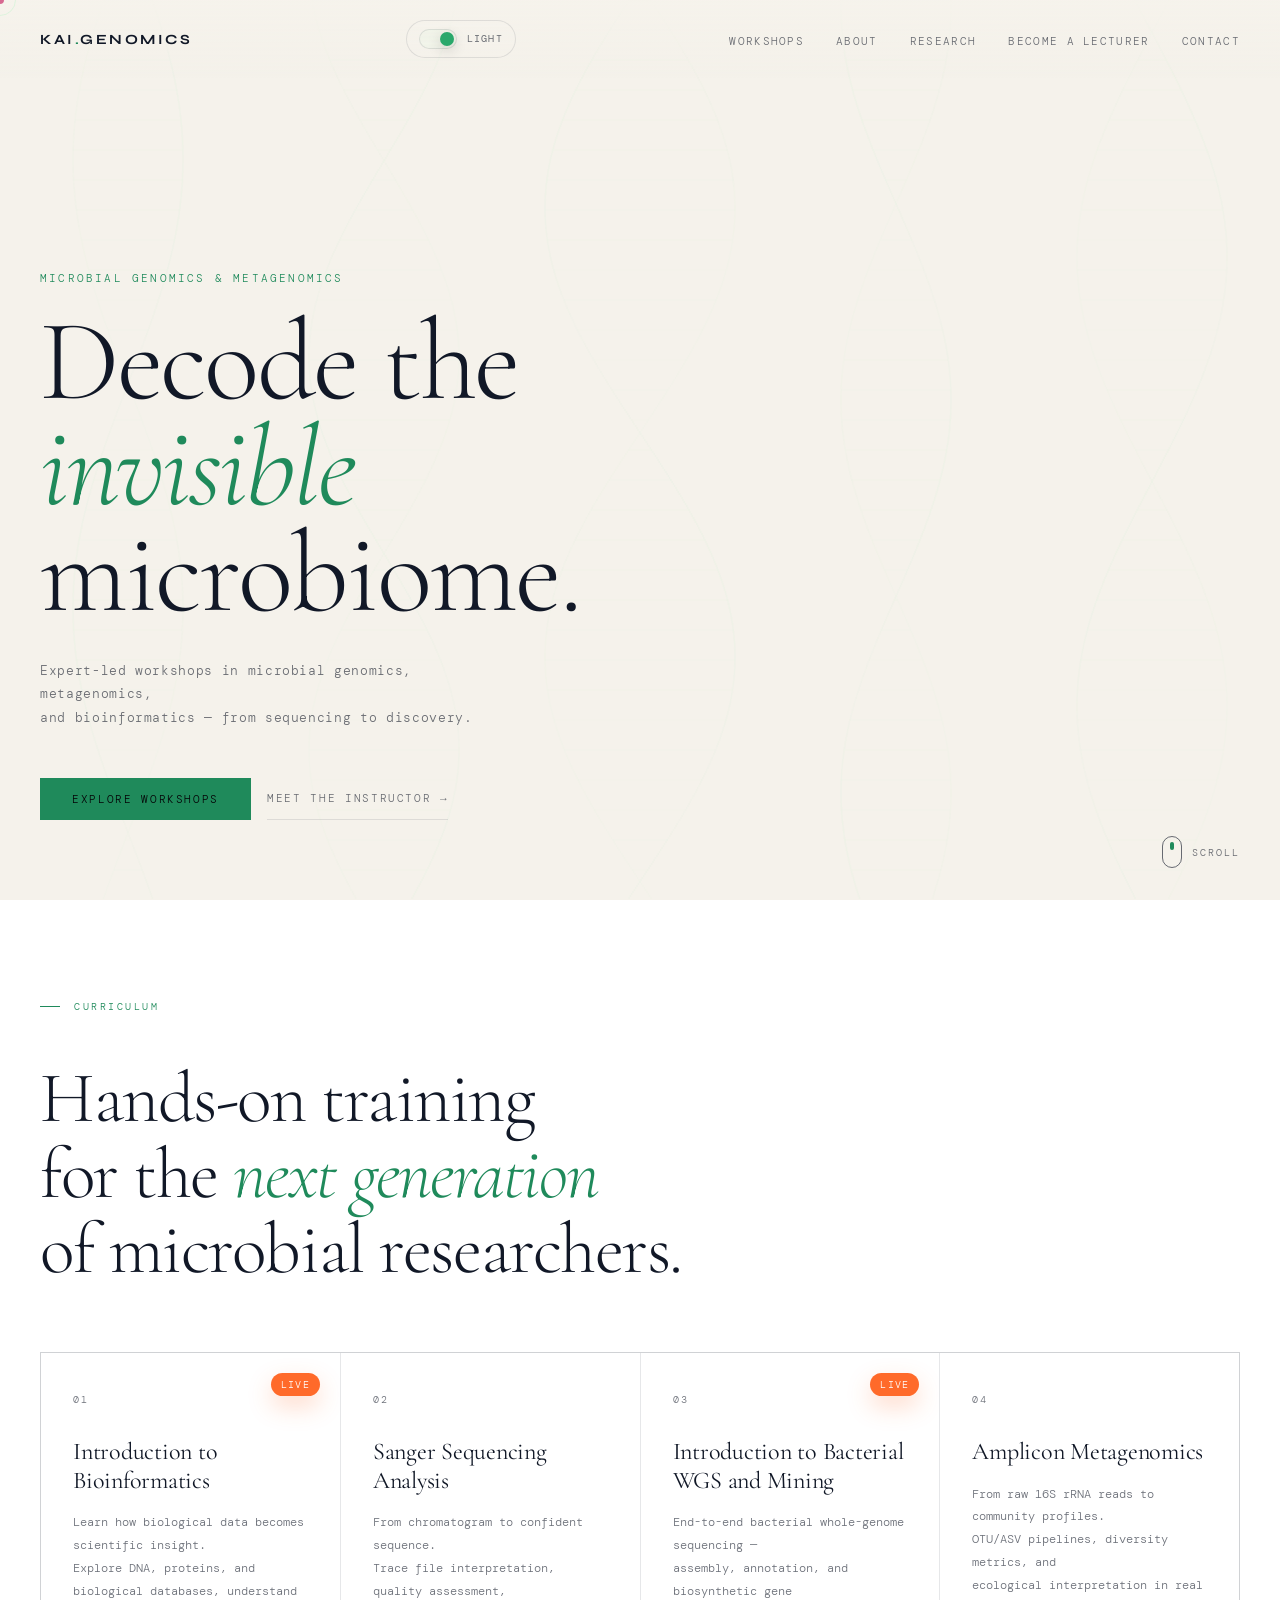
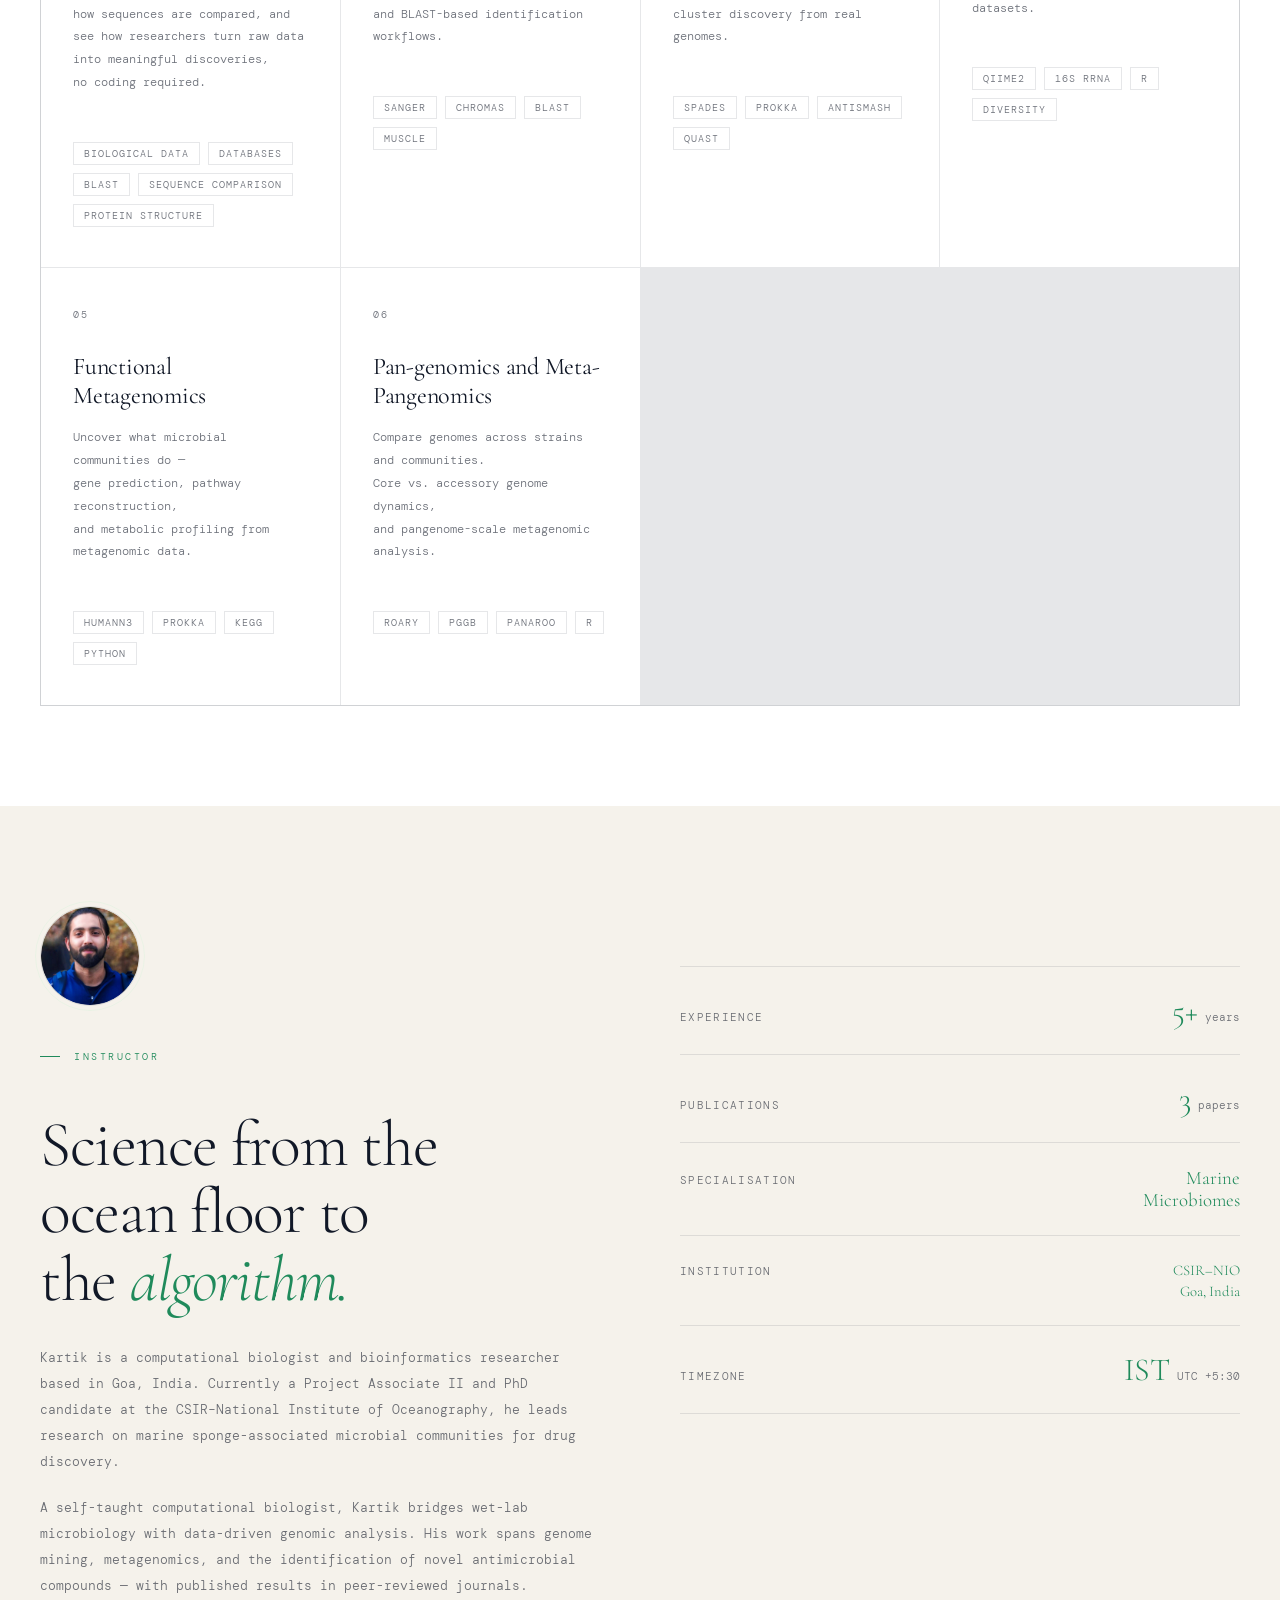
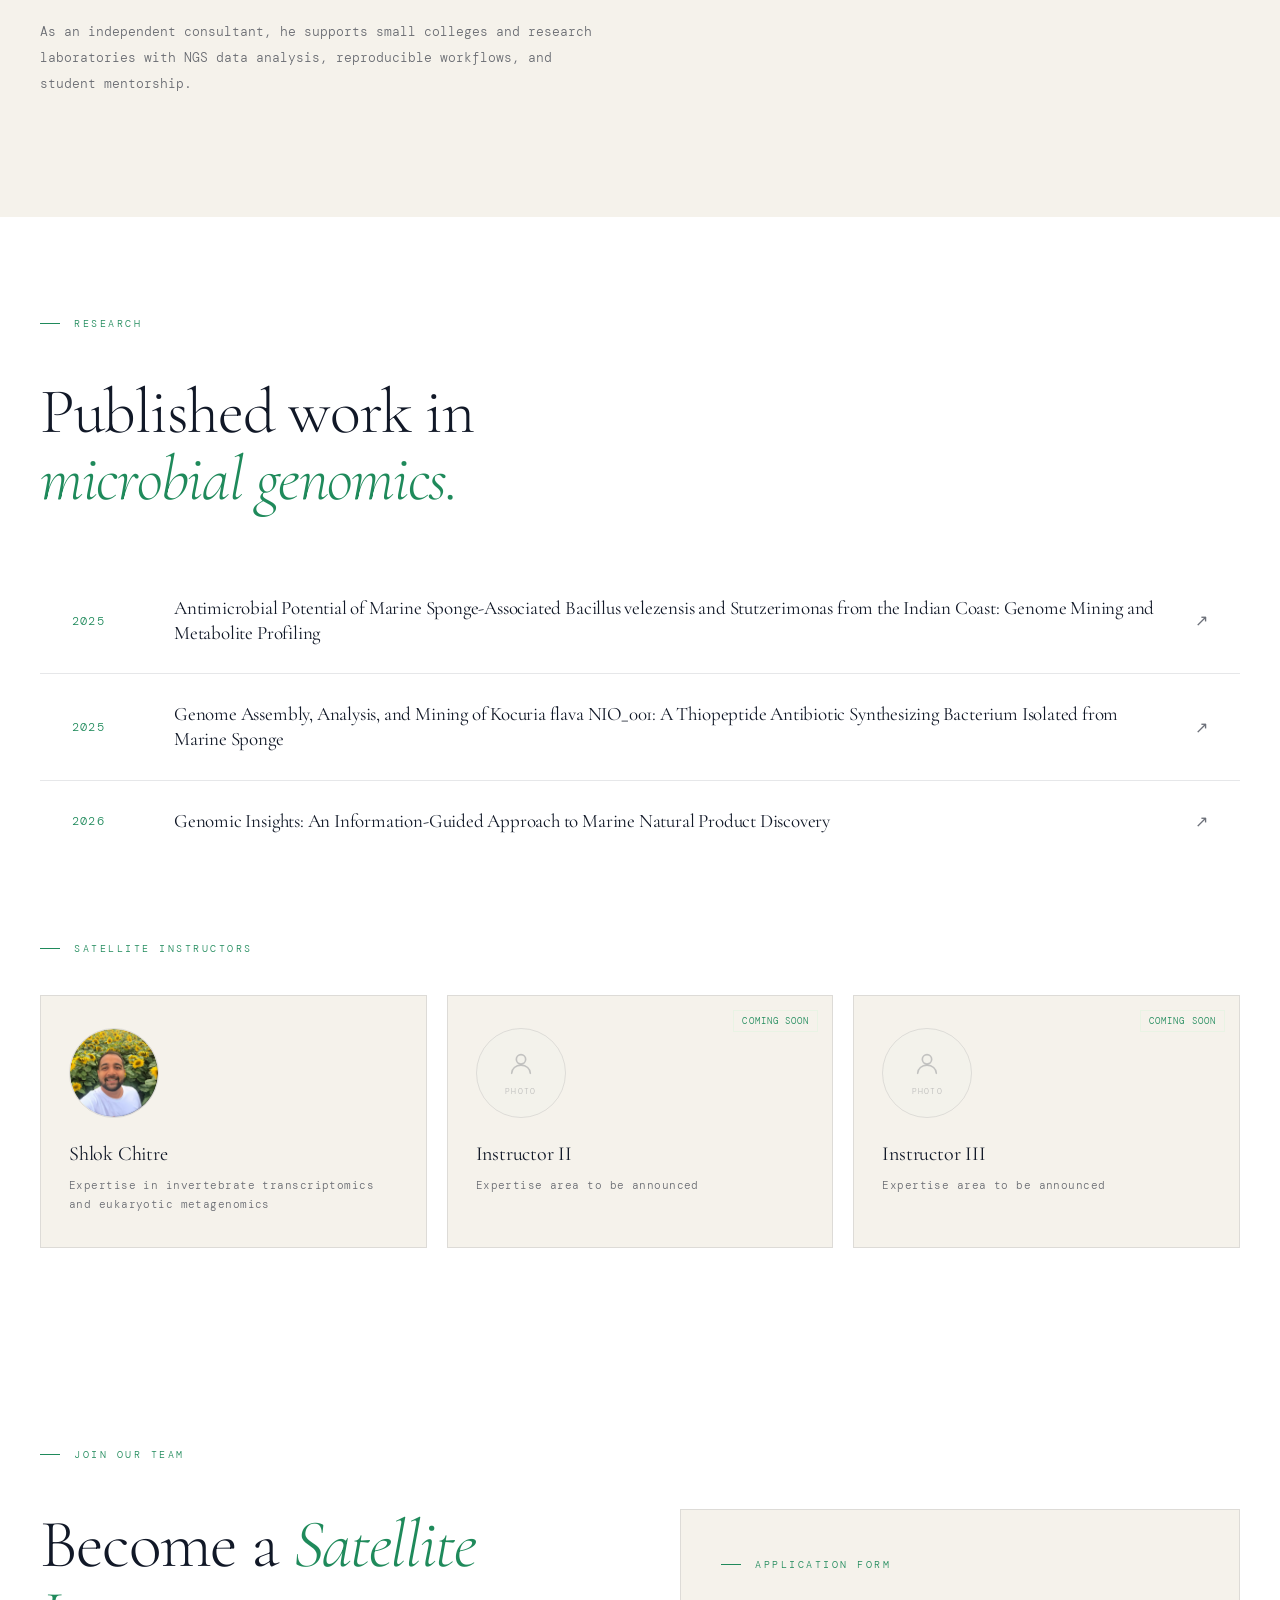
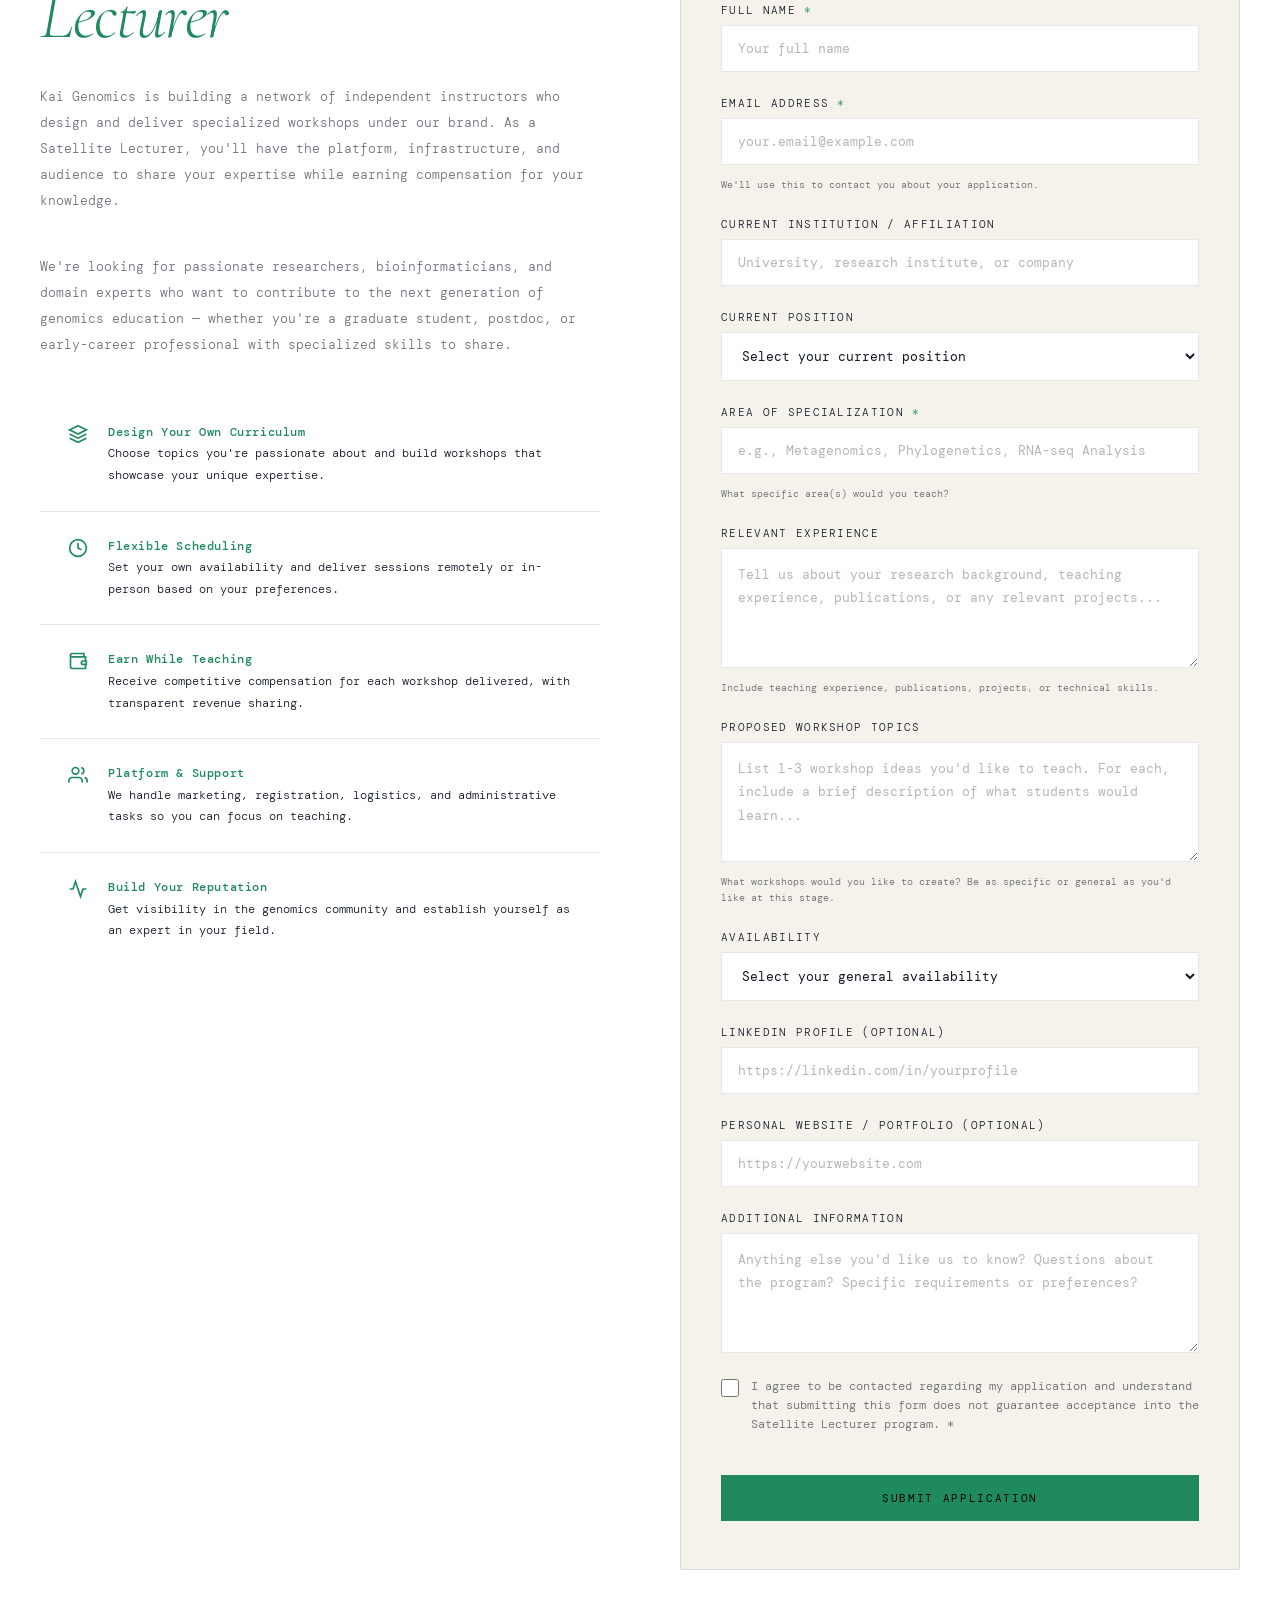
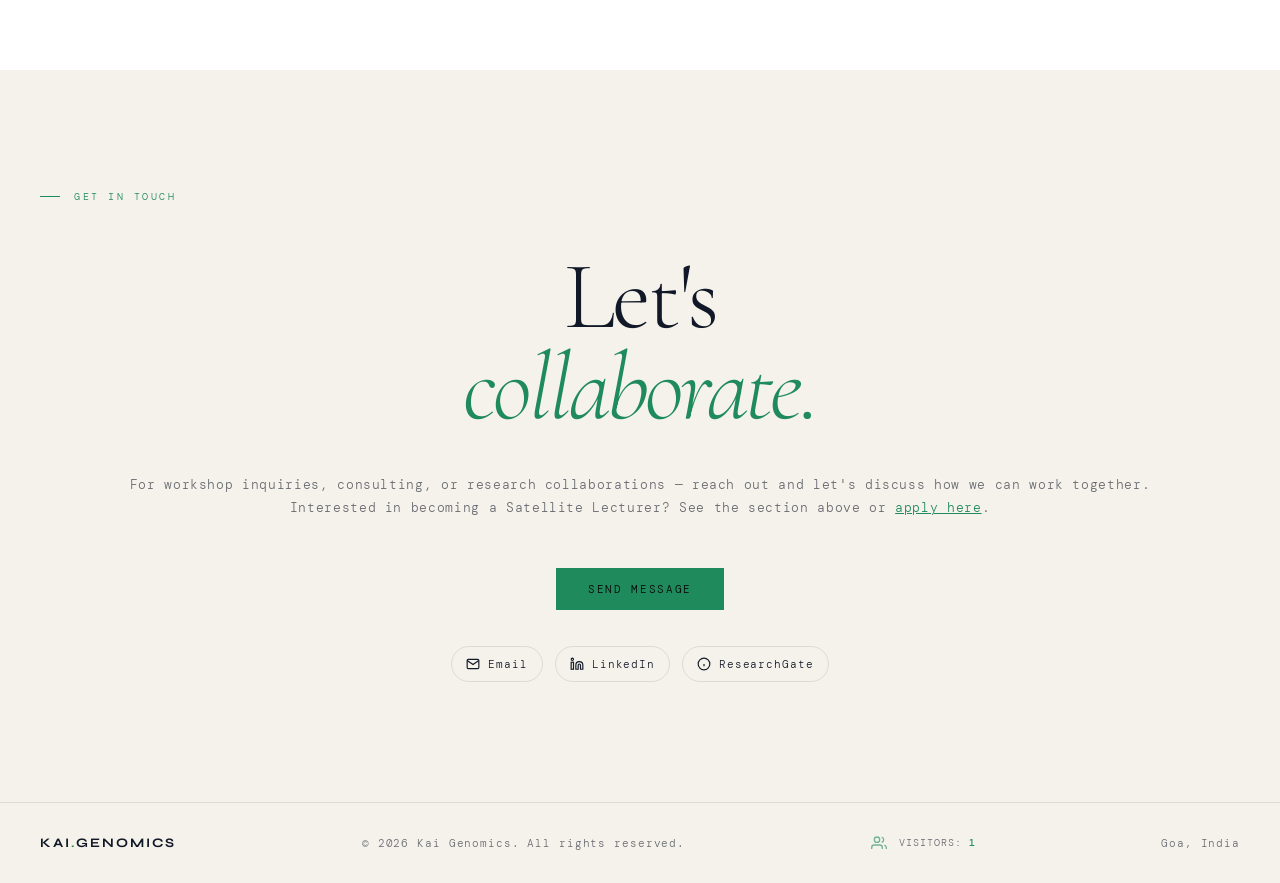
<file: index.html>
<!DOCTYPE html>
<html lang="en">
<head>
 <!-- Google tag (gtag.js) -->
<script async src="https://www.googletagmanager.com/gtag/js?id=G-RSLMRHVZN1"></script>
<script>
  window.dataLayer = window.dataLayer || [];
  function gtag(){dataLayer.push(arguments);}
  gtag('js', new Date());

  gtag('config', 'G-RSLMRHVZN1');
</script>
<meta charset="UTF-8" />
<meta name="viewport" content="width=device-width, initial-scale=1.0" />
<title>Kai Genomics</title>
<link rel="preconnect" href="https://fonts.googleapis.com" />
<link rel="preconnect" href="https://fonts.gstatic.com" crossorigin />
<link href="https://fonts.googleapis.com/css2?family=Cormorant+Garamond:ital,wght@0,300;0,400;0,600;1,300;1,400&family=DM+Mono:wght@300;400;500&family=Syne:wght@300;400;600;700;800&display=swap" rel="stylesheet" />
<style>
  *, *::before, *::after { box-sizing: border-box; margin: 0; padding: 0; }
  :root {
    --bg: #050507; --surface: #0c0c10;
    --border: rgba(255,255,255,0.07);
    --text: #f0ede8; --muted: rgba(240,237,232,0.4);
    --accent: #b8f5c8; --accent2: #7de8b0;
    --hover: #111116; --nav-fade: rgba(5,5,7,.92);
    --mono: 'DM Mono', monospace;
    --display: 'Cormorant Garamond', serif;
    --sans: 'Syne', sans-serif;
  }
  html { scroll-behavior: smooth; color-scheme: dark; }
  html.theme-light {
    color-scheme: light;
    --bg: #f5f2eb; --surface: #ffffff;
    --border: rgba(15,23,42,0.10);
    --text: #111827; --muted: rgba(17,24,39,0.62);
    --accent: #1f8a5b; --accent2: #2aa86b;
    --hover: #f0ebe2; --nav-fade: rgba(245,242,235,.92);
  }
  body { background: var(--bg); color: var(--text); font-family: var(--sans); font-weight: 300; overflow-x: hidden; cursor: none; transition: background-color .35s ease, color .35s ease; }

  .cursor, .cursor-ring { display: none; }
  @media (pointer: fine) {
    .cursor { width:8px;height:8px;background:var(--accent);border-radius:50%;position:fixed;top:0;left:0;pointer-events:none;z-index:9999;transform:translate(-50%,-50%);transition:width .2s,height .2s;mix-blend-mode:difference;display:block; }
    .cursor-ring { width:32px;height:32px;border:1px solid rgba(184,245,200,.4);border-radius:50%;position:fixed;top:0;left:0;pointer-events:none;z-index:9998;transform:translate(-50%,-50%);transition:transform .35s cubic-bezier(.23,1,.32,1),width .3s,height .3s;display:block; }
    body { cursor: none; }
  }

  nav { position:fixed;top:0;left:0;right:0;z-index:200;display:flex;justify-content:space-between;align-items:center;padding:20px 40px; transition:background-color .35s ease,color .35s ease,border-color .35s ease; }
  nav::before { content:'';position:absolute;inset:0;background:linear-gradient(to bottom,var(--nav-fade) 0%,transparent 100%);pointer-events:none; }
  .nav-logo { font-family:var(--sans);font-weight:700;font-size:14px;letter-spacing:.18em;text-transform:uppercase;color:var(--text);text-decoration:none;position:relative;z-index:1;cursor:pointer; }
  .theme-toggle { position:relative;z-index:1;display:inline-flex;align-items:center;gap:10px;background:rgba(255,255,255,.02);border:1px solid var(--border);border-radius:999px;padding:8px 12px;color:var(--muted);font-family:var(--mono);font-size:10px;letter-spacing:.12em;text-transform:uppercase;cursor:pointer;transition:background-color .35s ease,color .35s ease,border-color .35s ease,transform .2s ease; }
  .theme-toggle:hover { color:var(--text);border-color:rgba(184,245,200,.25);transform:translateY(-1px); }
  .theme-toggle-track { width:38px;height:20px;border-radius:999px;background:rgba(184,245,200,.08);border:1px solid var(--border);position:relative;display:block;flex:none; }
  .theme-toggle-thumb { position:absolute;top:2px;left:2px;width:14px;height:14px;border-radius:50%;background:var(--accent);box-shadow:0 4px 14px rgba(0,0,0,.18);transition:transform .3s ease,background .3s ease; }
  html.theme-light .theme-toggle-thumb { transform:translateX(18px); background:var(--accent2); }
  .theme-toggle-label { line-height:1; }
  .nav-logo span { color:var(--accent); }
  .nav-links { display:flex;gap:32px;list-style:none;position:relative;z-index:1; }
  .nav-links a { font-family:var(--mono);font-size:11px;letter-spacing:.12em;text-transform:uppercase;color:var(--muted);text-decoration:none;transition:color .3s;cursor:pointer; }
  .nav-links a:hover { color:var(--text); }
  .nav-back { display:none;font-family:var(--mono);font-size:11px;letter-spacing:.12em;text-transform:uppercase;color:var(--muted);background:none;border:none;cursor:pointer;position:relative;z-index:1;transition:color .3s;align-items:center;gap:8px; }
  .nav-back:hover { color:var(--accent); }

  #main-page { transition:opacity .5s ease,background-color .35s ease,color .35s ease; }
  #detail-page { display:none;opacity:0;transition:opacity .5s ease,transform .5s ease,background-color .35s ease,color .35s ease;min-height:100vh; }
  body.detail-open #main-page { display:none; }
  body.detail-open #detail-page { display:block; }
  body.detail-open .nav-main-links { display:none; }
  body.detail-open .nav-back { display:flex; }

  /* HERO — canvas sized to 100%×100% of the positioned parent */
  #hero { min-height:100vh;display:flex;flex-direction:column;justify-content:flex-end;padding:0 40px 80px;position:relative;overflow:hidden; }
  .dna-canvas { position:absolute;top:0;left:0;width:100%;height:100%;z-index:0; }

  .hero-eyebrow { font-family:var(--mono);font-size:11px;letter-spacing:.2em;text-transform:uppercase;color:var(--accent);margin-bottom:24px;opacity:0;animation:fadeUp 1s .3s forwards;position:relative;z-index:1; }
  .hero-title { font-family:var(--display);font-size:clamp(44px,9vw,120px);font-weight:300;line-height:.92;letter-spacing:-.02em;max-width:900px;opacity:0;animation:fadeUp 1.1s .5s forwards;position:relative;z-index:1; }
  .hero-title em { font-style:italic;color:var(--accent); }
  .hero-sub { font-family:var(--mono);font-size:13px;color:var(--muted);letter-spacing:.05em;margin-top:32px;max-width:460px;line-height:1.8;opacity:0;animation:fadeUp 1.1s .8s forwards;position:relative;z-index:1; }
  .hero-cta { margin-top:48px;display:flex;flex-wrap:wrap;gap:16px;align-items:center;opacity:0;animation:fadeUp 1.1s 1s forwards;position:relative;z-index:1; }
  .hero-scroll-hint { position:absolute;bottom:32px;right:40px;font-family:var(--mono);font-size:10px;letter-spacing:.2em;text-transform:uppercase;color:var(--muted);display:flex;align-items:center;gap:10px;opacity:0;animation:fadeUp 1s 1.4s forwards;z-index:1; }
  .scroll-icon { width:20px;height:32px;border:1px solid var(--muted);border-radius:999px;position:relative;display:inline-flex;align-items:flex-start;justify-content:center;padding-top:5px;overflow:hidden; }
  .scroll-icon::after { content:'';width:4px;height:8px;border-radius:999px;background:var(--accent);animation:scrollMove 1.8s ease-in-out infinite; }

  .btn-primary { background:var(--accent);color:#050507;font-family:var(--mono);font-size:11px;letter-spacing:.15em;text-transform:uppercase;padding:14px 32px;border:none;cursor:pointer;text-decoration:none;transition:background .3s,transform .2s,color .35s ease;display:inline-block; }
  .btn-primary:hover { background:var(--accent2);transform:translateY(-2px); }
  .btn-ghost { font-family:var(--mono);font-size:11px;letter-spacing:.15em;text-transform:uppercase;color:var(--muted);text-decoration:none;padding:14px 0;border-bottom:1px solid var(--border);transition:color .3s,border-color .3s;display:inline-block;cursor:pointer; }
  .btn-ghost:hover { color:var(--text);border-color:rgba(255,255,255,.3); }

  section { padding:100px 40px;position:relative; }
  .section-label { font-family:var(--mono);font-size:10px;letter-spacing:.25em;text-transform:uppercase;color:var(--accent);margin-bottom:48px;display:flex;align-items:center;gap:14px; }
  .section-label::before { content:'';width:20px;height:1px;background:var(--accent); }

  #workshops { background:var(--surface); }
  .workshops-headline { font-family:var(--display);font-size:clamp(36px,6vw,72px);font-weight:300;line-height:1.05;letter-spacing:-.02em;max-width:700px;margin-bottom:64px; }
  .workshops-headline em { font-style:italic;color:var(--accent); }
  .workshops-grid { display:grid;grid-template-columns:repeat(auto-fit,minmax(280px,1fr));gap:1px;background:var(--border);border:1px solid var(--border); }
  .workshop-card { background:var(--surface);padding:40px 32px;position:relative;transition:background .4s,color .35s ease,border-color .35s ease;overflow:hidden;cursor:pointer; }
  .workshop-card::before { content:'';position:absolute;bottom:0;left:0;width:0;height:1px;background:var(--accent);transition:width .5s cubic-bezier(.23,1,.32,1); }
  .workshop-card::after { content:'Open →';font-family:var(--mono);font-size:10px;letter-spacing:.15em;text-transform:uppercase;color:var(--accent);position:absolute;bottom:40px;right:32px;opacity:0;transition:opacity .3s; }
  .workshop-badge { position:absolute;top:20px;right:20px;display:inline-flex;align-items:center;border-radius:999px;background:#ff6a2a;color:#fff;font-family:var(--mono);font-size:10px;letter-spacing:.12em;text-transform:uppercase;padding:5px 10px;box-shadow:0 10px 24px rgba(255,106,42,.25);z-index:2; }
  .workshop-card:hover { background:var(--hover); }
  .workshop-card:hover::before { width:100%; }
  .workshop-card:hover::after { opacity:1; }
  .card-number { font-family:var(--mono);font-size:10px;letter-spacing:.2em;color:var(--muted);margin-bottom:32px; }
  .card-title { font-family:var(--display);font-size:24px;font-weight:400;line-height:1.2;letter-spacing:-.01em;margin-bottom:16px; }
  .card-desc { font-family:var(--mono);font-size:12px;line-height:1.9;color:var(--muted);margin-bottom:48px; }
  .card-tags { display:flex;flex-wrap:wrap;gap:8px; }
  .tag { font-family:var(--mono);font-size:10px;letter-spacing:.1em;text-transform:uppercase;border:1px solid var(--border);padding:4px 10px;color:var(--muted);transition:border-color .3s,color .3s; }
  .workshop-card:hover .tag { border-color:rgba(184,245,200,.25);color:var(--accent); }

  #about { display:grid;grid-template-columns:1fr 1fr;gap:80px;align-items:start; }
  .instructor-photo-wrap { margin-bottom:40px;position:relative;display:inline-block; }
  .instructor-photo { width:100px;height:100px;border-radius:50%;object-fit:cover;display:block;border:1px solid var(--border);transition:border-color .35s ease; }
  .instructor-photo-wrap::after { content:'';position:absolute;inset:-5px;border-radius:50%;border:1px solid rgba(184,245,200,.18);pointer-events:none;transition:border-color .35s ease; }
  .instructor-photo-wrap:hover::after { border-color:rgba(184,245,200,.45); }
  .about-headline { font-family:var(--display);font-size:clamp(32px,5vw,64px);font-weight:300;line-height:1.05;letter-spacing:-.02em;margin-bottom:32px; }
  .about-headline em { font-style:italic;color:var(--accent); }
  .about-bio { font-family:var(--mono);font-size:13px;line-height:2;color:var(--muted);margin-bottom:20px; }
  .about-right { padding-top:60px; }
  .stat-row { border-top:1px solid var(--border);padding:24px 0;display:flex;justify-content:space-between;align-items:baseline; }
  .stat-row:last-child { border-bottom:1px solid var(--border); }
  .stat-label { font-family:var(--mono);font-size:11px;letter-spacing:.12em;text-transform:uppercase;color:var(--muted); }
  .stat-value { font-family:var(--display);font-size:32px;font-weight:300;letter-spacing:-.02em;color:var(--accent); }
  .stat-unit { font-family:var(--mono);font-size:11px;color:var(--muted);margin-left:8px; }

  #publications { background:var(--surface); }
  .pub-headline { font-family:var(--display);font-size:clamp(32px,5vw,64px);font-weight:300;letter-spacing:-.02em;line-height:1.05;margin-bottom:56px;max-width:600px; }
  .pub-headline em { font-style:italic;color:var(--accent); }
  .pub-list { display:flex;flex-direction:column;gap:1px;background:var(--border); }
  .pub-item { background:var(--surface);padding:28px 32px;display:grid;grid-template-columns:70px 1fr auto;gap:32px;align-items:center;transition:background .3s,color .35s ease,border-color .35s ease; text-decoration:none;color:inherit;cursor:pointer; }
  .pub-item:hover { background:var(--hover); }
  .pub-year { font-family:var(--mono);font-size:12px;color:var(--accent);letter-spacing:.1em; }
  .pub-title { font-family:var(--display);font-size:19px;font-weight:400;line-height:1.3;letter-spacing:-.01em; }
  .pub-arrow { font-family:var(--mono);font-size:16px;color:var(--muted);transition:color .3s,transform .3s;display:inline-block; }
  .pub-item:hover .pub-arrow { color:var(--accent);transform:translate(4px,-4px); }

  .satellite-label { font-family:var(--mono);font-size:10px;letter-spacing:.25em;text-transform:uppercase;color:var(--accent);margin:80px 0 40px;display:flex;align-items:center;gap:14px; }
  .satellite-label::before { content:'';width:20px;height:1px;background:var(--accent); }
  .satellite-grid { display:grid;grid-template-columns:repeat(auto-fit,minmax(260px,1fr));gap:20px; }
  .satellite-card { background:var(--bg);padding:32px 28px;border:1px solid var(--border);position:relative;transition:background .3s,border-color .3s,box-shadow .3s;cursor:pointer; }
  .satellite-card:hover { background:var(--hover);border-color:rgba(184,245,200,.2);box-shadow:0 8px 24px rgba(0,0,0,.12); }
  .satellite-photo-wrap { width:90px;height:90px;margin-bottom:24px;border-radius:50%;overflow:hidden;position:relative;border:1px solid var(--border); }
  .satellite-photo-placeholder { width:100%;height:100%;display:flex;flex-direction:column;align-items:center;justify-content:center;background:rgba(184,245,200,.03);gap:8px;color:var(--muted); }
  .satellite-photo-placeholder svg { opacity:.35; }
  .satellite-photo-placeholder span { font-family:var(--mono);font-size:8px;letter-spacing:.15em;text-transform:uppercase;opacity:.4; }
  .satellite-photo { width:100%;height:100%;object-fit:cover;display:block; }
  .satellite-name { font-family:var(--display);font-size:20px;font-weight:400;letter-spacing:-.01em;margin-bottom:10px; }
  .satellite-expertise { font-family:var(--mono);font-size:11px;line-height:1.8;color:var(--muted);letter-spacing:.04em; }
  .satellite-badge { position:absolute;top:14px;right:14px;font-family:var(--mono);font-size:9px;letter-spacing:.12em;text-transform:uppercase;color:var(--accent);border:1px solid rgba(184,245,200,.2);padding:4px 8px; }
  .satellite-tbd { opacity:.45;cursor:default; }
  .satellite-tbd:hover { background:var(--bg);border-color:var(--border);box-shadow:none; }

  .satellite-dropdown { max-height:0;overflow:hidden;transition:max-height .4s cubic-bezier(.23,1,.32,1),opacity .3s,margin-top .4s;opacity:0;margin-top:0; }
  .satellite-card.open .satellite-dropdown { max-height:600px;opacity:1;margin-top:24px; }
  .satellite-intro { font-family:var(--mono);font-size:11px;line-height:1.9;color:var(--muted);margin-bottom:20px;padding-top:16px;border-top:1px solid var(--border); }
  .satellite-skills { display:flex;flex-wrap:wrap;gap:6px;margin-bottom:20px; }
  .satellite-skill { font-family:var(--mono);font-size:9px;letter-spacing:.1em;text-transform:uppercase;border:1px solid var(--border);padding:4px 8px;color:var(--accent);background:rgba(184,245,200,.03); }
  .satellite-links { display:flex;flex-direction:column;gap:10px; }
  .satellite-link { display:flex;align-items:center;gap:8px;font-family:var(--mono);font-size:10px;letter-spacing:.08em;color:var(--muted);text-decoration:none;transition:color .3s; }
  .satellite-link:hover { color:var(--accent); }
  .satellite-link svg { width:14px;height:14px;flex:none; }

  #contact { text-align:center;padding:120px 40px;position:relative;overflow:hidden; }
  .contact-links { margin-top:36px;display:flex;flex-wrap:wrap;justify-content:center;gap:12px;position:relative;z-index:1; }
  .contact-link { display:inline-flex;align-items:center;gap:8px;padding:10px 14px;border:1px solid var(--border);border-radius:999px;text-decoration:none;color:var(--text);font-family:var(--mono);font-size:11px;letter-spacing:.08em;transition:background-color .3s ease,color .3s ease,border-color .3s ease,transform .2s ease;cursor:pointer; }
  .contact-link:hover { transform:translateY(-1px);border-color:rgba(184,245,200,.25);background:var(--hover); }
  .contact-link svg { width:14px;height:14px;flex:none; }
  #contact::before { content:'KAI';position:absolute;font-family:var(--display);font-size:28vw;font-weight:300;color:rgba(255,255,255,.018);top:50%;left:50%;transform:translate(-50%,-50%);pointer-events:none;letter-spacing:-.05em;white-space:nowrap; }
  .contact-headline { font-family:var(--display);font-size:clamp(42px,8vw,96px);font-weight:300;letter-spacing:-.03em;line-height:.95;margin-bottom:40px;position:relative;z-index:1; }
  .contact-headline em { font-style:italic;color:var(--accent); }
  .contact-sub { font-family:var(--mono);font-size:13px;color:var(--muted);letter-spacing:.05em;line-height:1.8;margin-bottom:48px;position:relative;z-index:1; }
  .contact-cta { display:inline-flex;flex-wrap:wrap;gap:16px;position:relative;z-index:1; }

  /* SATELLITE LECTURER APPLICATION */
  #lecturer-application { background:var(--surface);padding:100px 40px;position:relative; }
  .lecturer-split { display:grid;grid-template-columns:1fr 1fr;gap:80px;max-width:1200px;margin:0 auto;align-items:start; }
  .lecturer-info { position:sticky;top:120px; }
  .lecturer-info-headline { font-family:var(--display);font-size:clamp(36px,6vw,68px);font-weight:300;line-height:1.05;letter-spacing:-.02em;margin-bottom:32px; }
  .lecturer-info-headline em { font-style:italic;color:var(--accent); }
  .lecturer-info-text { font-family:var(--mono);font-size:13px;line-height:2;color:var(--muted);margin-bottom:40px; }
  .lecturer-benefits { display:flex;flex-direction:column;gap:1px;background:var(--border);margin-bottom:32px; }
  .benefit-item { background:var(--surface);padding:24px 28px;display:flex;align-items:start;gap:20px; }
  .benefit-icon { width:20px;height:20px;flex-shrink:0;margin-top:2px;color:var(--accent); }
  .benefit-text { font-family:var(--mono);font-size:12px;line-height:1.8;color:var(--text); }
  .benefit-text strong { font-weight:500;color:var(--accent);letter-spacing:.05em; }
  
  .lecturer-form-wrap { background:var(--bg);border:1px solid var(--border);padding:48px 40px; }
  .form-title { font-family:var(--mono);font-size:10px;letter-spacing:.25em;text-transform:uppercase;color:var(--accent);margin-bottom:32px;display:flex;align-items:center;gap:14px; }
  .form-title::before { content:'';width:20px;height:1px;background:var(--accent); }
  .application-form { display:flex;flex-direction:column;gap:24px; }
  .form-group { display:flex;flex-direction:column;gap:8px; }
  .form-label { font-family:var(--mono);font-size:11px;letter-spacing:.12em;text-transform:uppercase;color:var(--text);display:flex;align-items:center;gap:8px; }
  .form-label .required { color:var(--accent); }
  .form-input,.form-textarea,.form-select { width:100%;background:var(--surface);border:1px solid var(--border);color:var(--text);font-family:var(--mono);font-size:13px;padding:14px 16px;transition:border-color .3s,background .3s;outline:none; }
  .form-input:focus,.form-textarea:focus,.form-select:focus { border-color:rgba(184,245,200,.4);background:var(--hover); }
  .form-textarea { resize:vertical;min-height:120px;line-height:1.8; }
  .form-input::placeholder,.form-textarea::placeholder { color:var(--muted);opacity:.5; }
  .form-select { cursor:pointer; }
  .form-select option { background:var(--surface);color:var(--text); }
  .form-hint { font-family:var(--mono);font-size:10px;color:var(--muted);line-height:1.6;margin-top:4px; }
  .form-checkbox-group { display:flex;align-items:start;gap:12px;cursor:pointer; }
  .form-checkbox { width:18px;height:18px;border:1px solid var(--border);background:var(--surface);cursor:pointer;flex-shrink:0;margin-top:2px;transition:border-color .3s,background .3s; }
  .form-checkbox:checked { background:var(--accent);border-color:var(--accent); }
  .form-checkbox-label { font-family:var(--mono);font-size:12px;line-height:1.6;color:var(--muted);cursor:pointer; }
  .form-submit { background:var(--accent);color:#050507;font-family:var(--mono);font-size:11px;letter-spacing:.15em;text-transform:uppercase;padding:16px 40px;border:none;cursor:pointer;transition:background .3s,transform .2s;width:100%;margin-top:16px; }
  .form-submit:hover { background:var(--accent2);transform:translateY(-2px); }
  .form-submit:disabled { opacity:.4;cursor:not-allowed;transform:none; }
  .form-success,.form-error { padding:20px 24px;border-radius:4px;font-family:var(--mono);font-size:12px;line-height:1.8;margin-top:24px;display:none; }
  .form-success { background:rgba(184,245,200,.08);border:1px solid rgba(184,245,200,.2);color:var(--accent); }
  .form-error { background:rgba(255,106,42,.08);border:1px solid rgba(255,106,42,.2);color:#ff6a2a; }
  .form-success.visible,.form-error.visible { display:block; }
  
  @media (max-width: 968px) {
    .lecturer-split { grid-template-columns:1fr;gap:48px; }
    .lecturer-info { position:static; }
  }

  footer { border-top:1px solid var(--border);padding:32px 40px;display:flex;justify-content:space-between;align-items:center;flex-wrap:wrap;gap:16px; }
  .footer-logo { font-family:var(--sans);font-weight:700;font-size:13px;letter-spacing:.15em;text-transform:uppercase; }
  .footer-logo span { color:var(--accent); }
  .footer-copy,.footer-location { font-family:var(--mono);font-size:11px;color:var(--muted);letter-spacing:.08em; }

  .visitor-counter { display:flex;align-items:center;gap:12px;font-family:var(--mono);font-size:10px;letter-spacing:.1em;text-transform:uppercase;color:var(--muted); }
  .visitor-count { color:var(--accent);font-weight:500; }
  .counter-icon { width:16px;height:16px;color:var(--accent);opacity:.6; }

  #detail-page { background:var(--bg); }
  .detail-hero { min-height:50vh;display:flex;flex-direction:column;justify-content:flex-end;padding:140px 40px 64px;position:relative;overflow:hidden;border-bottom:1px solid var(--border); }
  .detail-hero-bg { position:absolute;inset:0;z-index:0;background:radial-gradient(ellipse at 70% 40%,rgba(184,245,200,.04) 0%,transparent 60%); }
  .detail-eyebrow { font-family:var(--mono);font-size:11px;letter-spacing:.2em;text-transform:uppercase;color:var(--accent);margin-bottom:20px;position:relative;z-index:1; }
  .detail-title { font-family:var(--display);font-size:clamp(40px,7vw,88px);font-weight:300;line-height:.95;letter-spacing:-.02em;max-width:800px;position:relative;z-index:1; }
  .detail-title em { font-style:italic;color:var(--accent); }
  .detail-meta { display:flex;flex-wrap:wrap;gap:48px;margin-top:40px;position:relative;z-index:1; }
  .meta-key { font-family:var(--mono);font-size:10px;letter-spacing:.2em;text-transform:uppercase;color:var(--muted);margin-bottom:8px; }
  .meta-val { font-family:var(--display);font-size:22px;font-weight:400;letter-spacing:-.01em; }

  .detail-body { display:grid;grid-template-columns:1fr 380px;gap:1px;background:var(--border); }
  .detail-content { padding:64px 40px;background:var(--bg); }
  .detail-section-title { font-family:var(--mono);font-size:10px;letter-spacing:.25em;text-transform:uppercase;color:var(--accent);margin-bottom:28px;display:flex;align-items:center;gap:14px; }
  .detail-section-title::before { content:'';width:20px;height:1px;background:var(--accent); }
  .detail-overview { font-family:var(--mono);font-size:13px;line-height:2;color:var(--muted);margin-bottom:56px; }

  .prerequisites-section { margin-bottom:56px; }
  .prereq-list { display:flex;flex-direction:column;gap:1px;background:var(--border);margin-top:20px; }
  .prereq-item { background:var(--bg);padding:20px 24px;display:flex;align-items:start;gap:16px; }
  .prereq-icon { width:18px;height:18px;flex-shrink:0;margin-top:2px;color:var(--accent); }
  .prereq-text { font-family:var(--mono);font-size:12px;line-height:1.8;color:var(--muted); }

  .module-list { display:flex;flex-direction:column;gap:1px;background:var(--border);margin-bottom:56px; }
  .module-item { background:var(--bg);padding:24px 28px;display:flex;gap:20px;align-items:flex-start;transition:background .3s; }
  .module-item:hover { background:var(--hover); }
  .module-num { font-family:var(--mono);font-size:10px;color:var(--accent);letter-spacing:.15em;padding-top:4px;min-width:24px; }
  .module-name { font-family:var(--display);font-size:18px;font-weight:400;margin-bottom:8px;letter-spacing:-.01em; }
  .module-desc { font-family:var(--mono);font-size:12px;color:var(--muted);line-height:1.8; }

  .tools-grid { display:flex;flex-wrap:wrap;gap:8px; }
  .tool-chip { font-family:var(--mono);font-size:11px;letter-spacing:.1em;text-transform:uppercase;border:1px solid var(--border);padding:7px 14px;color:var(--muted);transition:border-color .3s,color .3s; }
  .tool-chip:hover { border-color:rgba(184,245,200,.3);color:var(--accent); }

  .detail-register { background:var(--surface);padding:48px 36px;position:sticky;top:88px;align-self:start; }
  .register-label { font-family:var(--mono);font-size:10px;letter-spacing:.25em;text-transform:uppercase;color:var(--accent);margin-bottom:28px;display:flex;align-items:center;gap:12px; }
  .register-label::before { content:'';width:16px;height:1px;background:var(--accent); }
  .register-title { font-family:var(--display);font-size:32px;font-weight:300;line-height:1.1;letter-spacing:-.02em;margin-bottom:16px; }
  .register-desc { font-family:var(--mono);font-size:12px;line-height:1.9;color:var(--muted);margin-bottom:32px; }

  .form-placeholder { border:1px dashed rgba(184,245,200,.2);background:rgba(184,245,200,.02);padding:40px 28px;text-align:center;margin-bottom:20px; }
  .form-placeholder-icon { font-size:28px;margin-bottom:14px;opacity:.4; }
  .form-placeholder-text { font-family:var(--mono);font-size:11px;letter-spacing:.06em;color:var(--muted);line-height:1.9; }
  .form-placeholder-text strong { display:block;color:var(--accent);font-size:12px;letter-spacing:.1em;margin-bottom:10px; }
  .form-placeholder-text code { color:var(--accent);background:rgba(184,245,200,.08);padding:2px 6px; }
  .register-note { font-family:var(--mono);font-size:10px;color:var(--muted);line-height:1.8;letter-spacing:.04em; }

  .interest-panel { margin-bottom:20px; }
  .interest-prompt { font-family:var(--display); font-size:26px; font-weight:300; line-height:1.15; letter-spacing:-.01em; margin-bottom:8px; }
  .interest-subprompt { font-family:var(--mono); font-size:10px; letter-spacing:.14em; text-transform:uppercase; color:var(--muted); margin-bottom:28px; }
  .interest-buttons { display:flex; gap:10px; margin-bottom:0; }
  .interest-btn { flex:1; font-family:var(--mono); font-size:11px; letter-spacing:.2em; text-transform:uppercase; padding:14px 0; border:1px solid var(--border); background:none; color:var(--muted); cursor:pointer; transition:background .25s, color .25s, border-color .25s, transform .2s; position:relative; overflow:hidden; }
  .interest-btn::after { content:''; position:absolute; inset:0; background:var(--accent); opacity:0; transition:opacity .25s; }
  .interest-btn:hover { color:var(--text); border-color:var(--accent); transform:translateY(-2px); }
  .interest-btn.btn-yes:hover { border-color:var(--accent); }
  .interest-btn.btn-no:hover  { border-color:rgba(255,100,100,.5); color:rgba(255,100,100,.8); }
  .interest-result { display:none; }
  .interest-result.visible { display:block; }
  .interest-feedback { font-family:var(--mono); font-size:10px; letter-spacing:.14em; text-transform:uppercase; color:var(--accent); margin-bottom:20px; display:flex; align-items:center; gap:8px; }
  .interest-feedback::before { content:''; width:14px; height:1px; background:var(--accent); flex:none; }
  .interest-feedback.voted-no { color:var(--muted); }
  .interest-feedback.voted-no::before { background:var(--muted); }
  .interest-bar-wrap { background:var(--border); height:2px; width:100%; margin-bottom:14px; position:relative; overflow:hidden; }
  .interest-bar-fill { height:100%; background:var(--accent); transition:width .9s cubic-bezier(.23,1,.32,1); width:0; }
  .interest-bar-fill.voted-no { background:var(--muted); }
  .interest-count { font-family:var(--mono); font-size:10px; letter-spacing:.1em; text-transform:uppercase; color:var(--muted); margin-bottom:12px; display:flex; align-items:baseline; gap:6px; }
  .interest-count-num { font-family:var(--display); font-size:26px; color:var(--accent); font-weight:400; }
  .interest-count-num.voted-no { color:var(--muted); }
  .interest-goal { font-family:var(--mono); font-size:11px; line-height:1.8; color:var(--muted); letter-spacing:.04em; margin-bottom:16px; }
  .interest-goal strong { color:var(--accent); }
  .interest-reset { font-family:var(--mono); font-size:10px; letter-spacing:.1em; text-transform:uppercase; color:var(--muted); background:none; border:none; cursor:pointer; transition:color .3s; padding:0; text-decoration:underline; text-decoration-color:var(--border); }
  .interest-reset:hover { color:var(--accent); text-decoration-color:var(--accent); }

  @keyframes scrollMove { 0%{transform:translateY(0);opacity:.9} 50%{transform:translateY(10px);opacity:1} 100%{transform:translateY(0);opacity:.9} }
  body, nav, section, footer, .workshop-card, .pub-item, .detail-hero, .detail-content, .detail-register, .btn-primary, .btn-ghost, .theme-toggle, .contact-link, .tag, .tool-chip { transition-property:background-color,color,border-color,box-shadow,transform; transition-duration:.35s; transition-timing-function:ease; }
  @keyframes fadeUp { from{opacity:0;transform:translateY(30px)} to{opacity:1;transform:translateY(0)} }
  .reveal { opacity:0;transform:translateY(40px);transition:opacity .9s cubic-bezier(.23,1,.32,1),transform .9s cubic-bezier(.23,1,.32,1); }
  .reveal.visible { opacity:1;transform:translateY(0); }
  .reveal-delay-1{transition-delay:.1s}.reveal-delay-2{transition-delay:.2s}
  .reveal-delay-3{transition-delay:.3s}.reveal-delay-4{transition-delay:.4s}

  @media(max-width:900px){
    nav{padding:16px 24px}
    .nav-links{display:none}
    .theme-toggle{padding:6px 10px;gap:6px}
    .theme-toggle-label{display:none}
    #hero{padding:0 24px 60px}
    section{padding:80px 24px}
    .hero-title{font-size:clamp(36px,8vw,60px)}
    .hero-cta{flex-direction:column;align-items:stretch}
    .hero-cta .btn-primary, .hero-cta .btn-ghost{text-align:center}
    .hero-scroll-hint{right:24px;bottom:24px;font-size:9px}
    #about{grid-template-columns:1fr;gap:48px}
    .about-right{padding-top:40px}
    .workshops-grid{grid-template-columns:1fr}
    .pub-item{grid-template-columns:60px 1fr auto;gap:16px;padding:24px 20px}
    .contact-links{flex-direction:column;align-items:stretch}
    footer{flex-direction:column;text-align:center;padding:28px 24px}
    .visitor-counter{justify-content:center}
    .detail-hero{padding:100px 24px 48px}
    .detail-body{grid-template-columns:1fr}
    .detail-content{padding:40px 24px}
    .detail-register{position:static;padding:40px 24px}
    .detail-meta{gap:32px}
    .satellite-grid{grid-template-columns:1fr;gap:16px}
  }
  @media(max-width:600px){
    .workshops-headline{font-size:clamp(28px,7vw,44px)}
    .about-headline{font-size:clamp(28px,7vw,44px)}
    .pub-headline{font-size:clamp(28px,7vw,44px)}
    .contact-headline{font-size:clamp(32px,9vw,60px)}
    .detail-title{font-size:clamp(32px,8vw,56px)}
    .card-title{font-size:20px}
    .pub-item{grid-template-columns:1fr;gap:12px}
    .pub-arrow{text-align:right}
  }
</style>
<script>
(function () {
  try {
    const saved = localStorage.getItem('kai-theme');
    const prefersLight = window.matchMedia && window.matchMedia('(prefers-color-scheme: light)').matches;
    const theme = saved || (prefersLight ? 'light' : 'dark');
    document.documentElement.classList.toggle('theme-light', theme === 'light');
  } catch (e) { document.documentElement.classList.remove('theme-light'); }
})();
</script>
</head>
<body>

<div class="cursor" id="cursor"></div>
<div class="cursor-ring" id="cursorRing"></div>

<nav>
  <a href="#" class="nav-logo" id="navLogo">KAI<span>.</span>GENOMICS</a>
  <button class="theme-toggle" id="themeToggle" type="button" aria-pressed="false" aria-label="Toggle theme">
    <span class="theme-toggle-track"><span class="theme-toggle-thumb"></span></span>
    <span class="theme-toggle-label" id="themeToggleLabel">Dark</span>
  </button>
  <ul class="nav-links nav-main-links">
    <li><a href="#workshops">Workshops</a></li>
    <li><a href="#about">About</a></li>
    <li><a href="#publications">Research</a></li>
    <li><a href="#lecturer-application">Become a Lecturer</a></li>
    <li><a href="#contact">Contact</a></li>
  </ul>
  <button class="nav-back" id="navBack" onclick="closeDetail()">
    <svg width="14" height="10" viewBox="0 0 14 10" fill="none"><path d="M5 1L1 5L5 9M1 5H13" stroke="currentColor" stroke-width="1.2" stroke-linecap="round"/></svg>
    All Workshops
  </button>
</nav>

<div id="main-page">

  <section id="hero">
    <canvas class="dna-canvas" id="dnaCanvas"></canvas>
    <p class="hero-eyebrow">Microbial Genomics &amp; Metagenomics</p>
    <h1 class="hero-title">Decode the<br /><em>invisible</em><br />microbiome.</h1>
    <p class="hero-sub">Expert-led workshops in microbial genomics, metagenomics,<br />and bioinformatics — from sequencing to discovery.</p>
    <div class="hero-cta">
      <a href="#workshops" class="btn-primary">Explore Workshops</a>
      <a href="#about" class="btn-ghost">Meet the Instructor →</a>
    </div>
    <div class="hero-scroll-hint"><div class="scroll-icon"></div>Scroll</div>
  </section>

  <section id="workshops">
    <div class="section-label reveal">Curriculum</div>
    <h2 class="workshops-headline reveal reveal-delay-1">Hands-on training<br />for the <em>next generation</em><br />of microbial researchers.</h2>
    <div class="workshops-grid">
      <div class="workshop-card reveal reveal-delay-1" onclick="openDetail('intro_bio')">
        <span class="workshop-badge">LIVE</span>
        <p class="card-number">01</p>
        <h3 class="card-title">Introduction to Bioinformatics</h3>
        <p class="card-desc">Learn how biological data becomes scientific insight.<br />Explore DNA, proteins, and biological databases, understand how sequences are compared, and see how researchers turn raw data into meaningful discoveries,<br />no coding required.</p>
        <div class="card-tags"><span class="tag">Biological Data</span><span class="tag">Databases</span><span class="tag">BLAST</span><span class="tag">Sequence Comparison</span><span class="tag">Protein Structure</span></div>
      </div>
      <div class="workshop-card reveal reveal-delay-2" onclick="openDetail('sanger')">
        <p class="card-number">02</p>
        <h3 class="card-title">Sanger Sequencing Analysis</h3>
        <p class="card-desc">From chromatogram to confident sequence.<br />Trace file interpretation, quality assessment,<br />and BLAST-based identification workflows.</p>
        <div class="card-tags"><span class="tag">Sanger</span><span class="tag">Chromas</span><span class="tag">BLAST</span><span class="tag">MUSCLE</span></div>
      </div>
      <div class="workshop-card reveal reveal-delay-3" onclick="openDetail('bacterial_wgs')">
        <span class="workshop-badge">LIVE</span>
        <p class="card-number">03</p>
        <h3 class="card-title">Introduction to Bacterial WGS and Mining</h3>
        <p class="card-desc">End-to-end bacterial whole-genome sequencing —<br />assembly, annotation, and biosynthetic gene<br />cluster discovery from real genomes.</p>
        <div class="card-tags"><span class="tag">SPAdes</span><span class="tag">Prokka</span><span class="tag">antiSMASH</span><span class="tag">QUAST</span></div>
      </div>
      <div class="workshop-card reveal reveal-delay-1" onclick="openDetail('amplicon')">
        <p class="card-number">04</p>
        <h3 class="card-title">Amplicon Metagenomics</h3>
        <p class="card-desc">From raw 16S rRNA reads to community profiles.<br />OTU/ASV pipelines, diversity metrics, and<br />ecological interpretation in real datasets.</p>
        <div class="card-tags"><span class="tag">QIIME2</span><span class="tag">16S rRNA</span><span class="tag">R</span><span class="tag">Diversity</span></div>
      </div>
      <div class="workshop-card reveal reveal-delay-2" onclick="openDetail('functional_meta')">
        <p class="card-number">05</p>
        <h3 class="card-title">Functional Metagenomics</h3>
        <p class="card-desc">Uncover what microbial communities do —<br />gene prediction, pathway reconstruction,<br />and metabolic profiling from metagenomic data.</p>
        <div class="card-tags"><span class="tag">HUMAnN3</span><span class="tag">Prokka</span><span class="tag">KEGG</span><span class="tag">Python</span></div>
      </div>
      <div class="workshop-card reveal reveal-delay-3" onclick="openDetail('pangenomics')">
        <p class="card-number">06</p>
        <h3 class="card-title">Pan-genomics and Meta-Pangenomics</h3>
        <p class="card-desc">Compare genomes across strains and communities.<br />Core vs. accessory genome dynamics,<br />and pangenome-scale metagenomic analysis.</p>
        <div class="card-tags"><span class="tag">Roary</span><span class="tag">PGGB</span><span class="tag">Panaroo</span><span class="tag">R</span></div>
      </div>
    </div>
  </section>

  <section id="about">
    <div class="about-left">
      <div class="instructor-photo-wrap reveal">
        <img src="cropped_circle_image.png" alt="Kartik Juyal" class="instructor-photo" />
      </div>
      <div class="section-label reveal">Instructor</div>
      <h2 class="about-headline reveal reveal-delay-1">Science from the<br />ocean floor to<br />the <em>algorithm.</em></h2>
      <p class="about-bio reveal reveal-delay-2">Kartik is a computational biologist and bioinformatics researcher based in Goa, India. Currently a Project Associate II and PhD candidate at the CSIR–National Institute of Oceanography, he leads research on marine sponge-associated microbial communities for drug discovery.</p>
      <p class="about-bio reveal reveal-delay-3">A self-taught computational biologist, Kartik bridges wet-lab microbiology with data-driven genomic analysis. His work spans genome mining, metagenomics, and the identification of novel antimicrobial compounds — with published results in peer-reviewed journals.</p>
      <p class="about-bio reveal reveal-delay-4">As an independent consultant, he supports small colleges and research laboratories with NGS data analysis, reproducible workflows, and student mentorship.</p>
    </div>
    <div class="about-right">
      <div class="stat-row reveal"><span class="stat-label">Experience</span><div><span class="stat-value">5+</span><span class="stat-unit">years</span></div></div>
      <div class="stat-row reveal reveal-delay-1"><span class="stat-label">Publications</span><div><span class="stat-value">3</span><span class="stat-unit">papers</span></div></div>
      <div class="stat-row reveal reveal-delay-2"><span class="stat-label">Specialisation</span><div style="text-align:right"><span class="stat-value" style="font-size:18.9px;letter-spacing:0">Marine<br/>Microbiomes</span></div></div>
      <div class="stat-row reveal reveal-delay-3"><span class="stat-label">Institution</span><div style="text-align:right"><span class="stat-value" style="font-size:14.7px;letter-spacing:0;line-height:1.4">CSIR–NIO<br/>Goa, India</span></div></div>
      <div class="stat-row reveal reveal-delay-4"><span class="stat-label">Timezone</span><div><span class="stat-value">IST</span><span class="stat-unit">UTC +5:30</span></div></div>
    </div>
  </section>

  <section id="publications">
    <div class="section-label reveal">Research</div>
    <h2 class="pub-headline reveal reveal-delay-1">Published work in<br /><em>microbial genomics.</em></h2>
    <div class="pub-list">
      <a href="https://link.springer.com/article/10.1007/s00284-025-04262-6" target="_blank" class="pub-item reveal">
        <span class="pub-year">2025</span>
        <span class="pub-title">Antimicrobial Potential of Marine Sponge-Associated Bacillus velezensis and Stutzerimonas from the Indian Coast: Genome Mining and Metabolite Profiling</span>
        <span class="pub-arrow">↗</span>
      </a>
      <a href="https://cdnsciencepub.com/doi/10.1139/gen-2024-0162" target="_blank" class="pub-item reveal reveal-delay-1">
        <span class="pub-year">2025</span>
        <span class="pub-title">Genome Assembly, Analysis, and Mining of Kocuria flava NIO_001: A Thiopeptide Antibiotic Synthesizing Bacterium Isolated from Marine Sponge</span>
        <span class="pub-arrow">↗</span>
      </a>
      <a href="https://www.sciencedirect.com/science/chapter/editedvolume/abs/pii/B9780443267710000035" target="_blank" class="pub-item reveal reveal-delay-2">
        <span class="pub-year">2026</span>
        <span class="pub-title">Genomic Insights: An Information-Guided Approach to Marine Natural Product Discovery</span>
        <span class="pub-arrow">↗</span>
      </a>
    </div>

    <div class="satellite-label reveal">Satellite Instructors</div>
    <div class="satellite-grid">
      <div class="satellite-card reveal reveal-delay-1" id="satellite-shlok" onclick="toggleSatellite('shlok')">
        <div class="satellite-photo-wrap">
          <img src="shlok.png" alt="Shlok Chitre" class="satellite-photo" />
        </div>
        <p class="satellite-name">Shlok Chitre</p>
        <p class="satellite-expertise">Expertise in invertebrate transcriptomics and eukaryotic metagenomics</p>
        <div class="satellite-dropdown">
          <p class="satellite-intro">Research scholar with five years of marine biology experience, specializing in multi-omics approaches for bioprospecting and ecological studies of marine invertebrates.</p>
          <div class="satellite-skills">
            <span class="satellite-skill">Transcriptomics</span>
            <span class="satellite-skill">Metagenomics</span>
            <span class="satellite-skill">Peptide Discovery</span>
            <span class="satellite-skill">Field Ecology</span>
            <span class="satellite-skill">Python/R</span>
            <span class="satellite-skill">Bioinformatics</span>
          </div>
          <div class="satellite-links">
            <a href="https://www.linkedin.com/in/shlok-chitre-115624155/" target="_blank" class="satellite-link">
              <svg viewBox="0 0 24 24" fill="none" stroke="currentColor" stroke-width="2"><path d="M16 8a6 6 0 0 1 6 6v7h-4v-7a2 2 0 0 0-2-2 2 2 0 0 0-2 2v7h-4v-7a6 6 0 0 1 6-6z"></path><rect x="2" y="9" width="4" height="12"></rect><circle cx="4" cy="4" r="2"></circle></svg>
              LinkedIn Profile
            </a>
            <a href="mailto:chitre.shlok@gmail.com" class="satellite-link">
              <svg viewBox="0 0 24 24" fill="none" stroke="currentColor" stroke-width="2"><path d="M4 4h16c1.1 0 2 .9 2 2v12c0 1.1-.9 2-2 2H4c-1.1 0-2-.9-2-2V6c0-1.1.9-2 2-2z"></path><polyline points="22,6 12,13 2,6"></polyline></svg>
              chitre.shlok@gmail.com
            </a>
            <a href="https://github.com/shlokchitre" target="_blank" class="satellite-link">
              <svg viewBox="0 0 24 24" fill="none" stroke="currentColor" stroke-width="2"><path d="M9 19c-5 1.5-5-2.5-7-3m14 6v-3.87a3.37 3.37 0 0 0-.94-2.61c3.14-.35 6.44-1.54 6.44-7A5.44 5.44 0 0 0 20 4.77 5.07 5.07 0 0 0 19.91 1S18.73.65 16 2.48a13.38 13.38 0 0 0-7 0C6.27.65 5.09 1 5.09 1A5.07 5.07 0 0 0 5 4.77a5.44 5.44 0 0 0-1.5 3.78c0 5.42 3.3 6.61 6.44 7A3.37 3.37 0 0 0 9 18.13V22"></path></svg>
              GitHub Profile
            </a>
          </div>
        </div>
      </div>
      <div class="satellite-card satellite-tbd reveal reveal-delay-2">
        <div class="satellite-photo-wrap">
          <div class="satellite-photo-placeholder">
            <svg width="28" height="28" viewBox="0 0 24 24" fill="none" xmlns="http://www.w3.org/2000/svg"><circle cx="12" cy="8" r="4" stroke="currentColor" stroke-width="1.4" stroke-linecap="round"/><path d="M4 20c0-4 3.582-7 8-7s8 3 8 7" stroke="currentColor" stroke-width="1.4" stroke-linecap="round"/></svg>
            <span>Photo</span>
          </div>
        </div>
        <span class="satellite-badge">Coming Soon</span>
        <p class="satellite-name">Instructor II</p>
        <p class="satellite-expertise">Expertise area to be announced</p>
      </div>
      <div class="satellite-card satellite-tbd reveal reveal-delay-3">
        <div class="satellite-photo-wrap">
          <div class="satellite-photo-placeholder">
            <svg width="28" height="28" viewBox="0 0 24 24" fill="none" xmlns="http://www.w3.org/2000/svg"><circle cx="12" cy="8" r="4" stroke="currentColor" stroke-width="1.4" stroke-linecap="round"/><path d="M4 20c0-4 3.582-7 8-7s8 3 8 7" stroke="currentColor" stroke-width="1.4" stroke-linecap="round"/></svg>
            <span>Photo</span>
          </div>
        </div>
        <span class="satellite-badge">Coming Soon</span>
        <p class="satellite-name">Instructor III</p>
        <p class="satellite-expertise">Expertise area to be announced</p>
      </div>
    </div>
  </section>

  <section id="lecturer-application">
    <div class="section-label reveal">Join Our Team</div>
    <div class="lecturer-split">
      <div class="lecturer-info">
        <h2 class="lecturer-info-headline reveal reveal-delay-1">Become a <em>Satellite Lecturer</em></h2>
        <p class="lecturer-info-text reveal reveal-delay-2">
          Kai Genomics is building a network of independent instructors who design and deliver specialized workshops under our brand. As a Satellite Lecturer, you'll have the platform, infrastructure, and audience to share your expertise while earning compensation for your knowledge.
        </p>
        <p class="lecturer-info-text reveal reveal-delay-3">
          We're looking for passionate researchers, bioinformaticians, and domain experts who want to contribute to the next generation of genomics education — whether you're a graduate student, postdoc, or early-career professional with specialized skills to share.
        </p>
        <div class="lecturer-benefits reveal reveal-delay-4">
          <div class="benefit-item">
            <svg class="benefit-icon" viewBox="0 0 24 24" fill="none" stroke="currentColor" stroke-width="2">
              <path d="M12 2L2 7l10 5 10-5-10-5z"></path>
              <path d="M2 17l10 5 10-5M2 12l10 5 10-5"></path>
            </svg>
            <div class="benefit-text">
              <strong>Design Your Own Curriculum</strong><br />
              Choose topics you're passionate about and build workshops that showcase your unique expertise.
            </div>
          </div>
          <div class="benefit-item">
            <svg class="benefit-icon" viewBox="0 0 24 24" fill="none" stroke="currentColor" stroke-width="2">
              <circle cx="12" cy="12" r="10"></circle>
              <path d="M12 6v6l4 2"></path>
            </svg>
            <div class="benefit-text">
              <strong>Flexible Scheduling</strong><br />
              Set your own availability and deliver sessions remotely or in-person based on your preferences.
            </div>
          </div>
          <div class="benefit-item">
            <svg class="benefit-icon" viewBox="0 0 24 24" fill="none" stroke="currentColor" stroke-width="2">
              <path d="M21 12V7H5a2 2 0 0 1 0-4h14v4"></path>
              <path d="M3 5v14a2 2 0 0 0 2 2h16v-5"></path>
              <path d="M18 12a2 2 0 0 0 0 4h4v-4Z"></path>
            </svg>
            <div class="benefit-text">
              <strong>Earn While Teaching</strong><br />
              Receive competitive compensation for each workshop delivered, with transparent revenue sharing.
            </div>
          </div>
          <div class="benefit-item">
            <svg class="benefit-icon" viewBox="0 0 24 24" fill="none" stroke="currentColor" stroke-width="2">
              <path d="M17 21v-2a4 4 0 0 0-4-4H5a4 4 0 0 0-4 4v2"></path>
              <circle cx="9" cy="7" r="4"></circle>
              <path d="M23 21v-2a4 4 0 0 0-3-3.87M16 3.13a4 4 0 0 1 0 7.75"></path>
            </svg>
            <div class="benefit-text">
              <strong>Platform & Support</strong><br />
              We handle marketing, registration, logistics, and administrative tasks so you can focus on teaching.
            </div>
          </div>
          <div class="benefit-item">
            <svg class="benefit-icon" viewBox="0 0 24 24" fill="none" stroke="currentColor" stroke-width="2">
              <polyline points="22 12 18 12 15 21 9 3 6 12 2 12"></polyline>
            </svg>
            <div class="benefit-text">
              <strong>Build Your Reputation</strong><br />
              Get visibility in the genomics community and establish yourself as an expert in your field.
            </div>
          </div>
        </div>
      </div>
      <div class="lecturer-form-wrap reveal reveal-delay-5">
        <div class="form-title">Application Form</div>

        <!-- ═══════════════════════════════════════════════════════════════
             GOOGLE FORMS INTEGRATION
             Action URL: Replace YOUR_FORM_ID with your Google Form's ID.
             The Form ID is the long string in your Google Form URL between
             /d/e/ and /viewform  →  https://docs.google.com/forms/d/e/FORM_ID/viewform
             ═══════════════════════════════════════════════════════════════ -->
        <iframe name="hidden_iframe" id="hidden_iframe" style="display:none;" aria-hidden="true"></iframe>

        <form id="lecturerApplicationForm" class="application-form"
              action="https://docs.google.com/forms/d/e/1FAIpQLSfKaREgG42EZN1LNpkXbfy6Zw_gVchghcFqUU3M071usB5qRg/viewform?usp=pp_url&entry.1826661602=Jane+Doe&entry.1733648208=jane.doe@gmail.com&entry.119414553=PhD+scholar&entry.177539739=Anonymous+University&entry.1842851270=e.g.+Microbiology&entry.1110428216=Practical/Hands-on+Skills&entry.1110428216=Case+Studies/Industry+Examples&entry.808288308=3+-+5+Years&entry.22221171=Sanger+sequencing&entry.898633136=8&entry.213537950=Not+Available&entry.20816153=Not+Available&entry.1710212552=Low+Availability&entry.363210123=High+Availability&entry.1153436918=Yes,+I+consent."
              method="POST"
              target="hidden_iframe">
          <div class="form-group">
            <label class="form-label" for="fullName">
              Full Name <span class="required">*</span>
            </label>
            <!-- REPLACE: entry.REPLACE_WITH_FULL_NAME_ID -->
            <input 
              type="text" 
              id="fullName" 
              name="entry.REPLACE_WITH_FULL_NAME_ID" 
              class="form-input" 
              placeholder="Your full name"
              required
            />
          </div>

          <div class="form-group">
            <label class="form-label" for="email">
              Email Address <span class="required">*</span>
            </label>
            <!-- REPLACE: entry.REPLACE_WITH_EMAIL_ID -->
            <input 
              type="email" 
              id="email" 
              name="entry.REPLACE_WITH_EMAIL_ID" 
              class="form-input" 
              placeholder="your.email@example.com"
              required
            />
            <div class="form-hint">We'll use this to contact you about your application.</div>
          </div>

          <div class="form-group">
            <label class="form-label" for="institution">
              Current Institution / Affiliation
            </label>
            <!-- REPLACE: entry.REPLACE_WITH_INSTITUTION_ID -->
            <input 
              type="text" 
              id="institution" 
              name="entry.REPLACE_WITH_INSTITUTION_ID" 
              class="form-input" 
              placeholder="University, research institute, or company"
            />
          </div>

          <div class="form-group">
            <label class="form-label" for="position">
              Current Position
            </label>
            <!-- REPLACE: entry.REPLACE_WITH_POSITION_ID -->
            <!-- IMPORTANT: The option values below must exactly match the options in your Google Form -->
            <select id="position" name="entry.REPLACE_WITH_POSITION_ID" class="form-select">
              <option value="">Select your current position</option>
              <option value="undergrad">Undergraduate Student</option>
              <option value="masters">Master's Student</option>
              <option value="phd">PhD Candidate</option>
              <option value="postdoc">Postdoctoral Researcher</option>
              <option value="research-associate">Research Associate/Scientist</option>
              <option value="faculty">Faculty/Professor</option>
              <option value="industry">Industry Professional</option>
              <option value="other">Other</option>
            </select>
          </div>

          <div class="form-group">
            <label class="form-label" for="specialization">
              Area of Specialization <span class="required">*</span>
            </label>
            <!-- REPLACE: entry.REPLACE_WITH_SPECIALIZATION_ID -->
            <input 
              type="text" 
              id="specialization" 
              name="entry.REPLACE_WITH_SPECIALIZATION_ID" 
              class="form-input" 
              placeholder="e.g., Metagenomics, Phylogenetics, RNA-seq Analysis"
              required
            />
            <div class="form-hint">What specific area(s) would you teach?</div>
          </div>

          <div class="form-group">
            <label class="form-label" for="experience">
              Relevant Experience
            </label>
            <!-- REPLACE: entry.REPLACE_WITH_EXPERIENCE_ID -->
            <textarea 
              id="experience" 
              name="entry.REPLACE_WITH_EXPERIENCE_ID" 
              class="form-textarea" 
              placeholder="Tell us about your research background, teaching experience, publications, or any relevant projects..."
            ></textarea>
            <div class="form-hint">Include teaching experience, publications, projects, or technical skills.</div>
          </div>

          <div class="form-group">
            <label class="form-label" for="proposedTopics">
              Proposed Workshop Topics
            </label>
            <!-- REPLACE: entry.REPLACE_WITH_PROPOSED_TOPICS_ID -->
            <textarea 
              id="proposedTopics" 
              name="entry.REPLACE_WITH_PROPOSED_TOPICS_ID" 
              class="form-textarea" 
              placeholder="List 1-3 workshop ideas you'd like to teach. For each, include a brief description of what students would learn..."
            ></textarea>
            <div class="form-hint">What workshops would you like to create? Be as specific or general as you'd like at this stage.</div>
          </div>

          <div class="form-group">
            <label class="form-label" for="availability">
              Availability
            </label>
            <!-- REPLACE: entry.REPLACE_WITH_AVAILABILITY_ID -->
            <!-- IMPORTANT: The option values below must exactly match the options in your Google Form -->
            <select id="availability" name="entry.REPLACE_WITH_AVAILABILITY_ID" class="form-select">
              <option value="">Select your general availability</option>
              <option value="immediate">Available immediately</option>
              <option value="1-2-months">Available in 1-2 months</option>
              <option value="3-6-months">Available in 3-6 months</option>
              <option value="flexible">Flexible / Discuss later</option>
            </select>
          </div>

          <div class="form-group">
            <label class="form-label" for="linkedin">
              LinkedIn Profile (Optional)
            </label>
            <!-- REPLACE: entry.REPLACE_WITH_LINKEDIN_ID -->
            <input 
              type="url" 
              id="linkedin" 
              name="entry.REPLACE_WITH_LINKEDIN_ID" 
              class="form-input" 
              placeholder="https://linkedin.com/in/yourprofile"
            />
          </div>

          <div class="form-group">
            <label class="form-label" for="website">
              Personal Website / Portfolio (Optional)
            </label>
            <!-- REPLACE: entry.REPLACE_WITH_PORTFOLIO_ID -->
            <input 
              type="url" 
              id="website" 
              name="entry.REPLACE_WITH_PORTFOLIO_ID" 
              class="form-input" 
              placeholder="https://yourwebsite.com"
            />
          </div>

          <div class="form-group">
            <label class="form-label" for="additionalInfo">
              Additional Information
            </label>
            <!-- REPLACE: entry.REPLACE_WITH_ADDITIONAL_INFO_ID -->
            <textarea 
              id="additionalInfo" 
              name="entry.REPLACE_WITH_ADDITIONAL_INFO_ID" 
              class="form-textarea" 
              placeholder="Anything else you'd like us to know? Questions about the program? Specific requirements or preferences?"
            ></textarea>
          </div>

          <div class="form-group">
            <label class="form-checkbox-group">
              <!-- REPLACE: entry.REPLACE_WITH_CONSENT_ID -->
              <!-- IMPORTANT: The value below ("I agree") must exactly match the checkbox option text in your Google Form -->
              <input 
                type="checkbox" 
                id="consent" 
                name="entry.REPLACE_WITH_CONSENT_ID" 
                value="I agree"
                class="form-checkbox"
                required
              />
              <span class="form-checkbox-label">
                I agree to be contacted regarding my application and understand that submitting this form does not guarantee acceptance into the Satellite Lecturer program. <span class="required">*</span>
              </span>
            </label>
          </div>

          <button type="submit" class="form-submit" id="submitBtn">
            Submit Application
          </button>

          <div id="formSuccess" class="form-success">
            <strong>Application Submitted!</strong><br />
            Thank you for your interest in becoming a Satellite Lecturer. We've received your application and will review it within 5-7 business days. You'll receive an email confirmation shortly.
          </div>

          <div id="formError" class="form-error">
            <strong>Submission Error</strong><br />
            <span id="errorMessage">There was a problem submitting your application. Please try again or contact us directly at kartikj112@gmail.com.</span>
          </div>
        </form>
      </div>
    </div>
  </section>

  <section id="contact">
    <div class="section-label reveal">Get in Touch</div>
    <h2 class="contact-headline reveal reveal-delay-1">Let's<br /><em>collaborate.</em></h2>
    <p class="contact-sub reveal reveal-delay-2">For workshop inquiries, consulting, or research collaborations — reach out and let's discuss how we can work together.<br/>Interested in becoming a Satellite Lecturer? See the section above or <a href="#lecturer-application" style="color:var(--accent);text-decoration:underline;">apply here</a>.</p>
    <div class="contact-cta reveal reveal-delay-3">
      <a href="mailto:kartikj112@gmail.com" class="btn-primary">Send Message</a>
    </div>
    <div class="contact-links reveal reveal-delay-4">
      <a href="mailto:kartikj112@gmail.com" class="contact-link">
        <svg viewBox="0 0 24 24" fill="none" stroke="currentColor" stroke-width="2"><path d="M4 4h16c1.1 0 2 .9 2 2v12c0 1.1-.9 2-2 2H4c-1.1 0-2-.9-2-2V6c0-1.1.9-2 2-2z"></path><polyline points="22,6 12,13 2,6"></polyline></svg>
        Email
      </a>
      <a href="https://www.linkedin.com/in/kartik-juyal-8b8960268" target="_blank" class="contact-link">
        <svg viewBox="0 0 24 24" fill="none" stroke="currentColor" stroke-width="2"><path d="M16 8a6 6 0 0 1 6 6v7h-4v-7a2 2 0 0 0-2-2 2 2 0 0 0-2 2v7h-4v-7a6 6 0 0 1 6-6z"></path><rect x="2" y="9" width="4" height="12"></rect><circle cx="4" cy="4" r="2"></circle></svg>
        LinkedIn
      </a>
      <a href="https://www.researchgate.net/profile/Kartik-Juyal-3?ev=hdr_xprf" target="_blank" class="contact-link">
        <svg viewBox="0 0 24 24" fill="none" stroke="currentColor" stroke-width="2"><circle cx="12" cy="12" r="10"></circle><path d="M12 16v-4M12 8h.01"></path></svg>
        ResearchGate
      </a>
    </div>
  </section>

  <footer>
    <div class="footer-logo">KAI<span>.</span>GENOMICS</div>
    <div class="footer-copy">&copy; 2026 Kai Genomics. All rights reserved.</div>
    <div class="visitor-counter">
      <svg class="counter-icon" viewBox="0 0 24 24" fill="none" stroke="currentColor" stroke-width="2">
        <path d="M17 21v-2a4 4 0 0 0-4-4H5a4 4 0 0 0-4 4v2"></path>
        <circle cx="9" cy="7" r="4"></circle>
        <path d="M23 21v-2a4 4 0 0 0-3-3.87"></path>
        <path d="M16 3.13a4 4 0 0 1 0 7.75"></path>
      </svg>
      <span>Visitors: <span class="visitor-count" id="visitorCount">Loading...</span></span>
    </div>
    <div class="footer-location">Goa, India</div>
  </footer>

</div>

<div id="detail-page">
  <div class="detail-hero">
    <div class="detail-hero-bg"></div>
    <p class="detail-eyebrow" id="d-eyebrow"></p>
    <h1 class="detail-title" id="d-title"></h1>
    <div class="detail-meta" id="d-meta"></div>
  </div>
  <div class="detail-body">
    <div class="detail-content">
      <div class="detail-section-title">Overview</div>
      <p class="detail-overview" id="d-overview"></p>
      <div class="prerequisites-section" id="prereq-section">
        <div class="detail-section-title">Prerequisites</div>
        <div class="prereq-list" id="d-prerequisites"></div>
      </div>
      <div class="detail-section-title">What You'll Learn</div>
      <div class="module-list" id="d-modules"></div>
      <div class="detail-section-title">Tools & Technologies</div>
      <div class="tools-grid" id="d-tools"></div>
    </div>
    <div class="detail-register">
      <div class="register-label">Register</div>
      <h3 class="register-title">Express Interest</h3>
      <p class="register-desc" id="d-register-desc"></p>
      <div class="interest-panel" id="panel-interest" style="display:none;">
        <div id="interest-question">
          <div class="interest-prompt">Interested in this workshop?</div>
          <div class="interest-subprompt">Your vote helps us schedule</div>
          <div class="interest-buttons">
            <button class="interest-btn btn-yes" onclick="castVote('yes')">Yes, I'm In</button>
            <button class="interest-btn btn-no" onclick="castVote('no')">Not Right Now</button>
          </div>
        </div>
        <div class="interest-result" id="interest-result">
          <div class="interest-feedback" id="interest-feedback-msg"></div>
          <div class="interest-bar-wrap"><div class="interest-bar-fill" id="interest-bar"></div></div>
          <div class="interest-count">
            <span class="interest-count-num" id="interest-count-num">0</span>
            <span>/ 10 votes</span>
          </div>
          <div class="interest-goal" id="interest-goal-msg"></div>
          <button class="interest-reset" onclick="resetVote()">Change my vote</button>
        </div>
      </div>
      <div class="form-placeholder" id="form-placeholder">
        <div class="form-placeholder-icon">📝</div>
        <div class="form-placeholder-text">
          <strong>Registration Form</strong>
          Full workshop registration will open once sufficient interest is confirmed.
        </div>
      </div>
      <div id="form-google" style="display:none;">
        <iframe id="form-google-iframe" width="100%" height="680" frameborder="0" marginheight="0" marginwidth="0" allow="clipboard-write" style="border:none;display:block;">Loading…</iframe>
      </div>
      <p class="register-note">All workshops include course materials, datasets, and post-workshop support. Payment details provided upon registration.</p>
    </div>
  </div>
</div>

<script>
const THEME_KEY = 'kai-theme';
const VISITOR_KEY = 'kai-visitor-count';

function applyTheme(theme) {
  const isLight = theme === 'light';
  document.documentElement.classList.toggle('theme-light', isLight);
  const toggle = document.getElementById('themeToggle');
  const label = document.getElementById('themeToggleLabel');
  if (toggle) toggle.setAttribute('aria-pressed', String(isLight));
  if (label) label.textContent = isLight ? 'Light' : 'Dark';
}

function initThemeToggle() {
  const toggle = document.getElementById('themeToggle');
  if (!toggle) return;
  let saved = null;
  try { saved = localStorage.getItem(THEME_KEY); } catch (e) {}
  const initial = saved || (document.documentElement.classList.contains('theme-light') ? 'light' : 'dark');
  applyTheme(initial);
  toggle.addEventListener('click', () => {
    const next = document.documentElement.classList.contains('theme-light') ? 'dark' : 'light';
    applyTheme(next);
    try { localStorage.setItem(THEME_KEY, next); } catch (e) {}
  });
}

function initVisitorCounter() {
  let count = 0;
  try {
    const saved = localStorage.getItem(VISITOR_KEY);
    const visited = localStorage.getItem('kai-visited');
    if (saved) count = parseInt(saved, 10) || 0;
    if (!visited) {
      count++;
      localStorage.setItem('kai-visited', 'true');
      localStorage.setItem(VISITOR_KEY, count.toString());
    }
  } catch (e) { count = Math.floor(Math.random() * 1000) + 500; }
  const counterEl = document.getElementById('visitorCount');
  if (counterEl) animateCounter(counterEl, count);
}

function animateCounter(element, target) {
  let current = 0;
  const increment = Math.ceil(target / 50);
  const timer = setInterval(() => {
    current += increment;
    if (current >= target) { current = target; clearInterval(timer); }
    element.textContent = current.toLocaleString();
  }, 20);
}

function toggleSatellite(id) {
  const card = document.getElementById('satellite-' + id);
  if (!card || card.classList.contains('satellite-tbd')) return;
  const wasOpen = card.classList.contains('open');
  document.querySelectorAll('.satellite-card').forEach(c => c.classList.remove('open'));
  if (!wasOpen) card.classList.add('open');
}

const workshops = {
  intro_bio: {
    number:"01", title:"Introduction to\n<em>Bioinformatics</em>",
    duration:"2 Days", level:"Beginner", format:"Remote / In-person",
    overview:"This workshop focuses on understanding bioinformatics concepts using intuitive examples and visual tools—no prior coding experience required.",
    prerequisites:["Basic understanding of molecular biology and genetics","Familiarity with DNA, RNA, and protein concepts","Access to a computer (Windows, Mac, or Linux)","No prior programming experience required"],
    modules:[
      {name:"What is Bioinformatics?",desc:"The role of computation in modern biology, including how DNA, RNA, and protein data are generated and how bioinformatics turns raw data into biological insight."},
      {name:"Biological Data & File Formats",desc:"Understanding how biological information is stored using formats like FASTA and FASTQ, and how these formats organize sequences and associated data."},
      {name:"Biological Databases",desc:"Exploring major databases like NCBI and UniProt, and learning how to search, retrieve, and interpret biological data."},
      {name:"Sequence Comparison",desc:"Learning how DNA and protein sequences are compared to identify similarities, infer function, and understand evolutionary relationships."},
      {name:"Protein Structure & Function",desc:"Understanding how proteins fold into 3D structures and how their shape determines their biological role and function."},
      {name:"From Data to Discovery",desc:"Connecting all concepts into a simple workflow where biological data is analyzed and interpreted to generate meaningful scientific insights."},
    ],
    tools:["Biological Data","NCBI","Protein Structure","File Formats","PDB","Python","Data Interpretation"],
    registerDesc:"No prior bioinformatics or programming experience required. All tools are free and open-source. Suitable for undergraduates, postgraduates, and wet-lab researchers."
  },
  sanger: {
    number:"02", title:"Sanger Sequencing\n<em>Analysis</em>",
    duration:"1 Day", level:"Beginner", format:"Remote / In-person",
    overview:"Despite the rise of next-generation sequencing, Sanger sequencing remains the gold standard for targeted sequence verification, colony screening, and 16S-based microbial identification. This focused workshop takes you from raw chromatogram files to confident, publication-ready sequence interpretations using free desktop and web tools.",
    prerequisites:["Basic molecular biology knowledge","Understanding of DNA sequencing concepts","Completion of 'Introduction to Bioinformatics' workshop OR equivalent basic bioinformatics knowledge","Access to Windows or Mac computer"],
    modules:[
      {name:"Principles of Sanger Sequencing",desc:"Chain-termination chemistry, capillary electrophoresis, and how raw fluorescent signal becomes a chromatogram trace."},
      {name:"Trace File Inspection & Quality",desc:"Opening and interpreting .ab1 files in Chromas and FinchTV. Identifying low-quality regions, mixed bases, and sequencing artefacts."},
      {name:"Sequence Trimming & Editing",desc:"Manual and automated trimming of primer and low-quality ends. Using BioEdit for sequence alignment and editing."},
      {name:"BLAST-Based Identification",desc:"Submitting sequences to NCBI BLAST, interpreting identity and coverage metrics, and selecting correct reference sequences."},
      {name:"Multiple Sequence Alignment & Trees",desc:"Aligning multiple Sanger sequences with MUSCLE/Clustal. Building simple neighbour-joining trees for 16S-based microbial identification."},
    ],
    tools:["Chromas","FinchTV","BioEdit","NCBI BLAST","MUSCLE","Clustal","MEGA","Linux"],
    registerDesc:"Ideal for microbiology students and lab researchers who receive Sanger data and want to confidently interpret and report their results."
  },
  bacterial_wgs: {
    number:"03", title:"Introduction to Bacterial\n<em>WGS and Mining</em>",
    duration:"3 Days", level:"Beginner–Intermediate", format:"Remote / In-person",
    overview:"This hands-on workshop walks you through the complete journey of bacterial whole-genome sequencing — from quality-controlled raw reads to an annotated, mined genome ready for publication. Using real bacterial genomes from published CSIR-NIO research, you will assemble, annotate, and screen for biosynthetic gene clusters and secondary metabolite potential.",
    prerequisites:["Completion of 'Introduction to Bioinformatics' workshop OR equivalent experience","Comfortable working with Linux command line","Basic understanding of conda/package management","Knowledge of DNA sequencing and genome concepts","Access to computer with at least 8GB RAM"],
    modules:[
      {name:"NGS Read QC & Preprocessing",desc:"Assessing Illumina read quality with FastQC and MultiQC. Adapter trimming and quality filtering with Trimmomatic and fastp."},
      {name:"De Novo Genome Assembly",desc:"Assembly with SPAdes. Understanding assembly graphs, evaluating N50 and completeness metrics using QUAST and CheckM."},
      {name:"Genome Annotation",desc:"Structural and functional annotation using Prokka. Interpreting GFF and GenBank output files for downstream analysis."},
      {name:"Biosynthetic Gene Cluster Mining",desc:"Running antiSMASH to detect BGCs. Interpreting cluster predictions, NRPS/PKS domain architecture, and known compound homologs."},
      {name:"Case Study: Kocuria flava NIO_001",desc:"Walkthrough of published genome mining from a marine sponge-associated bacterium leading to thiopeptide antibiotic identification."},
    ],
    tools:["FastQC","Trimmomatic","SPAdes","QUAST","CheckM","Prokka","antiSMASH","Linux","Bash","Biopython"],
    registerDesc:"Uses real bacterial genomes from published CSIR-NIO research. Draws directly on the instructor's own peer-reviewed work — hands-on from day one."
  },
  amplicon: {
    number:"04", title:"Amplicon\n<em>Metagenomics</em>",
    duration:"3 Days", level:"Beginner–Intermediate", format:"Remote / In-person",
    overview:"This workshop takes you from raw 16S rRNA amplicon sequencing reads to fully interpreted microbial community profiles. You will work hands-on with real environmental datasets — covering quality filtering, denoising, taxonomic classification, diversity analysis, and ecological visualisation using industry-standard tools.",
    prerequisites:["Completion of 'Introduction to Bioinformatics' workshop","Proficiency with Linux command line and conda","Basic R programming knowledge recommended","Understanding of microbial ecology concepts","Familiarity with 16S rRNA gene structure"],
    modules:[
      {name:"Introduction to Amplicon Sequencing",desc:"Principles of 16S rRNA gene targeting, primer design, Illumina paired-end sequencing, and experimental considerations."},
      {name:"Quality Control & Denoising",desc:"FASTQ quality inspection, adapter trimming, and ASV/OTU generation using DADA2 and QIIME2 workflows."},
      {name:"Taxonomic Classification",desc:"Assigning taxonomy to ASVs using SILVA and Greengenes2 reference databases. Filtering and validating results."},
      {name:"Alpha & Beta Diversity",desc:"Calculating Shannon, Simpson, Faith's PD, Bray-Curtis dissimilarity. Statistical testing with PERMANOVA."},
      {name:"Visualisation & Interpretation",desc:"Generating publication-quality bar charts, ordination plots, and heatmaps in R using ggplot2 and phyloseq."},
    ],
    tools:["QIIME2","DADA2","phyloseq","ggplot2","R","SILVA","Linux","Bash","FastQC"],
    registerDesc:"Fill out the form to secure your spot. Includes course materials, real datasets, and post-workshop Q&A access."
  },
  functional_meta: {
    number:"05", title:"Functional\n<em>Metagenomics</em>",
    duration:"4 Days", level:"Intermediate", format:"Remote",
    overview:"Go beyond who is there and discover what microbial communities are doing. This workshop focuses on the functional dimension of metagenomics — from gene prediction and annotation through to metabolic pathway reconstruction and community-level functional profiling — using whole-metagenome shotgun sequencing data from complex environmental samples.",
    prerequisites:["Completion of 'Amplicon Metagenomics' workshop OR equivalent experience","Strong Linux command line skills","Experience with genome assembly and annotation","Proficiency in either Python or R","Access to computer with 16GB+ RAM (32GB recommended)","Understanding of metabolic pathways and gene ontologies"],
    modules:[
      {name:"Shotgun Library Concepts & QC",desc:"Whole-metagenome shotgun sequencing principles, host depletion strategies, read quality control, and preprocessing pipelines."},
      {name:"Taxonomic & Functional Profiling",desc:"Community composition with Kraken2 and MetaPhlAn. Functional gene abundance profiling using HUMAnN3 and UniRef databases."},
      {name:"Assembly & Gene Prediction",desc:"Co-assembly with MEGAHIT. Open reading frame prediction, gene catalogue construction, and functional annotation with Prokka."},
      {name:"Metabolic Pathway Reconstruction",desc:"Mapping annotated genes to KEGG, COG, and MetaCyc databases. Identifying enriched pathways and community metabolic potential."},
      {name:"Comparative Functional Analysis",desc:"Statistical comparison of functional profiles across samples. Visualising functional differences with R and Python."},
    ],
    tools:["MEGAHIT","Kraken2","MetaPhlAn","HUMAnN3","Prokka","KEGG","Python","R","Linux","Bash"],
    registerDesc:"Ideal for researchers working with environmental or clinical metagenomic data who want to move from taxonomic to functional insights."
  },
  pangenomics: {
    number:"06", title:"Pan-genomics &\n<em>Meta-Pangenomics</em>",
    duration:"3 Days", level:"Intermediate–Advanced", format:"Remote / In-person",
    overview:"Unlock the full genetic repertoire of bacterial species and microbial communities. This workshop moves beyond single-genome analysis to explore the collective gene pool of multiple strains (pangenomics) and extends these principles to metagenomic datasets (meta-pangenomics) — revealing the evolutionary flexibility, accessory functions, and ecological adaptations encoded across populations.",
    prerequisites:["Completion of 'Bacterial WGS and Mining' workshop","Experience with genome assembly and annotation","Strong command of Linux and Bash scripting","Proficiency in Python and R","Familiarity with phylogenetic concepts","Understanding of population genetics principles"],
    modules:[
      {name:"Pangenomics Fundamentals",desc:"Core, accessory, and unique genome fractions. The Heap's law model of open vs. closed pangenomes. Ecological and evolutionary implications."},
      {name:"Pangenome Construction",desc:"Building pangenomes from multiple assembled genomes using Roary, Panaroo, and PGGB. Handling fragmented assemblies and contamination."},
      {name:"Core & Accessory Genome Analysis",desc:"Identifying conserved housekeeping genes vs. niche-adaptive accessory genes. Functional annotation of the accessory genome with eggNOG-mapper."},
      {name:"Phylogenomics from Pangenomes",desc:"Building phylogenetic trees from core gene alignments. ANI-based species delineation and population structure analysis with IQ-TREE and FastANI."},
      {name:"Introduction to Meta-Pangenomics",desc:"Mapping metagenomic reads to pangenome graphs. Strain-level resolution in complex communities using PanPhlAn and MIDAS. Case study from marine microbiome data."},
    ],
    tools:["Roary","Panaroo","PGGB","eggNOG-mapper","IQ-TREE","FastANI","PanPhlAn","MIDAS","Python","R","Linux"],
    registerDesc:"Builds on genome assembly and metagenomics skills. Ideal for researchers studying microbial population genomics, evolution, or complex environmental communities."
  }
};

function openDetail(id) {
  const w = workshops[id];
  if (!w) return;
  document.getElementById('d-eyebrow').textContent = `Workshop ${w.number}  ·  ${w.duration}  ·  ${w.level}`;
  document.getElementById('d-title').innerHTML = w.title.replace('\n', '<br/>');
  document.getElementById('d-meta').innerHTML = `
    <div><div class="meta-key">Duration</div><div class="meta-val">${w.duration}</div></div>
    <div><div class="meta-key">Level</div><div class="meta-val">${w.level}</div></div>
    <div><div class="meta-key">Format</div><div class="meta-val">${w.format}</div></div>`;
  document.getElementById('d-overview').textContent = w.overview;
  document.getElementById('d-prerequisites').innerHTML = w.prerequisites.map(p =>
    `<div class="prereq-item"><svg class="prereq-icon" viewBox="0 0 24 24" fill="none" stroke="currentColor" stroke-width="2"><polyline points="20 6 9 17 4 12"></polyline></svg><div class="prereq-text">${p}</div></div>`
  ).join('');
  document.getElementById('d-modules').innerHTML = w.modules.map((m,i) =>
    `<div class="module-item"><span class="module-num">0${i+1}</span><div><div class="module-name">${m.name}</div><div class="module-desc">${m.desc}</div></div></div>`
  ).join('');
  document.getElementById('d-tools').innerHTML = w.tools.map(t => `<span class="tool-chip">${t}</span>`).join('');
  document.getElementById('d-register-desc').textContent = w.registerDesc;
  document.getElementById('panel-interest').style.display = 'block';
  renderInterestPanel(id);
  const formGoogle = document.getElementById('form-google');
  const formPlaceholder = document.getElementById('form-placeholder');
  const formIframe = document.getElementById('form-google-iframe');
  const formUrls = {
    intro_bio: 'https://docs.google.com/forms/d/e/1FAIpQLSdBIkRHXa6CQytavrtTegIRa4DJd0t3hS_IAS4JlskDc_A_0Q/viewform?embedded=true',
    bacterial_wgs: 'https://docs.google.com/forms/d/e/1FAIpQLScJbt1O9hQzKwYAUIhMcWYZK0bhxsNG4w20OggnDPdTQWisgg/viewform?embedded=true'
  };
  if (formUrls[id]) {
    formIframe.src = formUrls[id];
    formPlaceholder.style.display = 'none';
    formGoogle.style.display = 'block';
  } else {
    formPlaceholder.style.display = 'block';
    formGoogle.style.display = 'none';
  }
  document.body.classList.add('detail-open');
  window.scrollTo({ top: 0, behavior: 'instant' });
  const dp = document.getElementById('detail-page');
  dp.style.opacity = '0'; dp.style.transform = 'translateY(28px)'; dp.style.display = 'block';
  requestAnimationFrame(() => requestAnimationFrame(() => {
    dp.style.transition = 'opacity .5s ease, transform .5s ease';
    dp.style.opacity = '1'; dp.style.transform = 'translateY(0)';
  }));
  document.title = `Workshop ${w.number} — Kai Genomics`;
}

function closeDetail() {
  document.body.classList.remove('detail-open');
  document.getElementById('detail-page').style.display = 'none';
  window.scrollTo({ top: 0, behavior: 'instant' });
  document.title = 'Kai Genomics';
}

const VOTE_KEY  = id => `kai_vote_${id}`;
const COUNT_KEY = id => `kai_yes_${id}`;
const GOAL = 10;
let _currentVoteId = null;

function renderInterestPanel(workshopId) {
  _currentVoteId = workshopId;
  const question = document.getElementById('interest-question');
  const result   = document.getElementById('interest-result');
  let existingVote = null, yesCount = 0;
  try { existingVote = localStorage.getItem(VOTE_KEY(workshopId)); yesCount = parseInt(localStorage.getItem(COUNT_KEY(workshopId)) || '0', 10); } catch(e) {}
  if (existingVote) { question.style.display = 'none'; showResult(existingVote, yesCount, false); }
  else { question.style.display = 'block'; result.classList.remove('visible'); }
}

function castVote(vote) {
  const id = _currentVoteId; if (!id) return;
  let yesCount = 0;
  try { yesCount = parseInt(localStorage.getItem(COUNT_KEY(id)) || '0', 10); if (vote === 'yes') yesCount = Math.min(yesCount + 1, GOAL); localStorage.setItem(COUNT_KEY(id), String(yesCount)); localStorage.setItem(VOTE_KEY(id), vote); } catch(e) {}
  document.getElementById('interest-question').style.display = 'none';
  showResult(vote, yesCount, true);
}

function resetVote() {
  const id = _currentVoteId; if (!id) return;
  try { localStorage.removeItem(VOTE_KEY(id)); } catch(e) {}
  document.getElementById('interest-result').classList.remove('visible');
  setTimeout(() => { document.getElementById('interest-question').style.display = 'block'; }, 200);
}

function showResult(vote, yesCount, animate) {
  const result = document.getElementById('interest-result');
  const bar = document.getElementById('interest-bar');
  const feedMsg = document.getElementById('interest-feedback-msg');
  const countEl = document.getElementById('interest-count-num');
  const goalMsg = document.getElementById('interest-goal-msg');
  const isYes = vote === 'yes';
  const pct = Math.min((yesCount / GOAL) * 100, 100);
  const remaining = Math.max(GOAL - yesCount, 0);
  feedMsg.textContent = isYes ? 'Thanks — your interest is noted.' : 'Got it. Maybe another time.';
  feedMsg.className = 'interest-feedback' + (isYes ? '' : ' voted-no');
  countEl.textContent = yesCount;
  countEl.className = 'interest-count-num' + (isYes ? '' : ' voted-no');
  bar.className = 'interest-bar-fill' + (isYes ? '' : ' voted-no');
  goalMsg.innerHTML = yesCount >= GOAL ? '<strong>We hit 10!</strong> This workshop is being scheduled. Watch this space.' : `<strong>${remaining} more yes</strong> vote${remaining === 1 ? '' : 's'} needed before I schedule this workshop.`;
  result.classList.add('visible');
  bar.style.width = '0%';
  if (animate) requestAnimationFrame(() => requestAnimationFrame(() => { bar.style.width = pct + '%'; }));
  else setTimeout(() => { bar.style.width = pct + '%'; }, 120);
}

document.getElementById('navLogo').addEventListener('click', e => {
  if (document.body.classList.contains('detail-open')) { e.preventDefault(); closeDetail(); }
});

/* ════ CURSOR ════ */
if (window.matchMedia('(pointer: fine)').matches) {
  const cursor = document.getElementById('cursor');
  const ring   = document.getElementById('cursorRing');
  let mx=0,my=0,rx=0,ry=0;
  document.addEventListener('mousemove', e => { mx=e.clientX; my=e.clientY; cursor.style.left=mx+'px'; cursor.style.top=my+'px'; });
  (function loop(){ rx+=(mx-rx)*.12; ry+=(my-ry)*.12; ring.style.left=rx+'px'; ring.style.top=ry+'px'; requestAnimationFrame(loop); })();
  document.querySelectorAll('a,button,.workshop-card,.pub-item,.tool-chip,.satellite-card:not(.satellite-tbd)').forEach(el=>{
    el.addEventListener('mouseenter',()=>{ cursor.style.width='14px'; cursor.style.height='14px'; ring.style.width='50px'; ring.style.height='50px'; });
    el.addEventListener('mouseleave',()=>{ cursor.style.width='8px'; cursor.style.height='8px'; ring.style.width='32px'; ring.style.height='32px'; });
  });
}

/* ════ DNA CANVAS — FIXED ════
   Two root causes fixed:
   1. Canvas had no CSS width/height so offsetWidth/offsetHeight returned ~0.
      Fix: CSS sets width:100%;height:100% so the element fills the hero.
   2. Resize now reads the hero element's true dimensions after layout.
   3. Strands spread evenly across the full width (was clustered in 15–85%).
*/
const canvas = document.getElementById('dnaCanvas');
const ctx    = canvas.getContext('2d');
let W = 0, H = 0, t = 0;

function resizeCanvas() {
  const hero = document.getElementById('hero');
  W = canvas.width  = hero.offsetWidth;
  H = canvas.height = hero.offsetHeight;
}

// Run after first paint so the hero has its proper height
window.addEventListener('load',   resizeCanvas);
window.addEventListener('resize', resizeCanvas);
// Also run immediately via rAF as a fallback
requestAnimationFrame(resizeCanvas);

(function drawDNA() {
  ctx.clearRect(0, 0, W, H);

  const strandCount = 5;                          // spread across full width
  for (let s = 0; s < strandCount; s++) {
    const xB   = W * ((s + 0.5) / strandCount);  // evenly spaced 10%, 30%, 50%, 70%, 90%
    const amp  = 55 + (s % 3) * 20;              // amplitude varies 55 – 95 px
    const freq = 0.007 + (s % 2) * 0.001;
    const spd  = 0.35 + s * 0.11;
    const ph   = (s * Math.PI * 2) / strandCount;

    for (let y = 0; y < H; y += 2) {
      const x1 = xB + Math.sin(y * freq + t * spd + ph) * amp;
      const x2 = xB + Math.sin(y * freq + t * spd + ph + Math.PI) * amp;
      const al  = 0.055 + 0.03 * Math.abs(Math.sin(y * freq + t * spd));

      ctx.beginPath(); ctx.arc(x1, y, 1, 0, Math.PI * 2);
      ctx.fillStyle = `rgba(184,245,200,${al})`; ctx.fill();

      ctx.beginPath(); ctx.arc(x2, y, 1, 0, Math.PI * 2);
      ctx.fillStyle = `rgba(184,245,200,${al * 0.6})`; ctx.fill();

      if (y % 30 < 2) {
        ctx.beginPath(); ctx.moveTo(x1, y); ctx.lineTo(x2, y);
        ctx.strokeStyle = `rgba(184,245,200,${al * 1.5})`;
        ctx.lineWidth = 0.5; ctx.stroke();
      }
    }
  }

  t += 0.02;
  requestAnimationFrame(drawDNA);
})();

/* ════ SCROLL REVEALS ════ */
const obs = new IntersectionObserver(entries => {
  entries.forEach(e => { if (e.isIntersecting) { e.target.classList.add('visible'); obs.unobserve(e.target); } });
}, { threshold: .1, rootMargin: '0px 0px -40px 0px' });

initThemeToggle();
initVisitorCounter();
document.querySelectorAll('.reveal').forEach(el => obs.observe(el));

/* ════ LECTURER APPLICATION FORM HANDLING (Google Forms Integration) ════
   Architecture: The form POSTs natively to Google's formResponse endpoint
   via a hidden <iframe> (target="hidden_iframe"), which suppresses the
   Google redirect page. A 1.5 s timeout then shows the success message.
   ════════════════════════════════════════════════════════════════════════ */
(function initLecturerForm() {
  const form = document.getElementById('lecturerApplicationForm');
  if (!form) return;
  
  const submitBtn = document.getElementById('submitBtn');
  const successMsg = document.getElementById('formSuccess');
  const errorMsg   = document.getElementById('formError');

  form.addEventListener('submit', function(e) {
    // Let the native POST to the hidden iframe proceed (do NOT call e.preventDefault())

    // Basic HTML5 validation check before allowing submit
    if (!form.checkValidity()) {
      e.preventDefault();
      form.reportValidity();
      return;
    }

    // Reset messages & disable button
    successMsg.classList.remove('visible');
    errorMsg.classList.remove('visible');
    submitBtn.disabled = true;
    submitBtn.textContent = 'Submitting…';

    // After the iframe loads (Google records the response), show success.
    // We use a timeout because the iframe's load event is cross-origin and
    // cannot be read. 1500 ms is conservative; actual POST is near-instant.
    setTimeout(function() {
      successMsg.classList.add('visible');
      form.reset();
      submitBtn.disabled = false;
      submitBtn.textContent = 'Submit Application';
      successMsg.scrollIntoView({ behavior: 'smooth', block: 'nearest' });
    }, 1500);
  });

  // Email validation
  const emailInput = document.getElementById('email');
  if (emailInput) {
    emailInput.addEventListener('blur', function() {
      const emailRegex = /^[^\s@]+@[^\s@]+\.[^\s@]+$/;
      if (this.value && !emailRegex.test(this.value)) {
        this.style.borderColor = '#ff6a2a';
      } else {
        this.style.borderColor = '';
      }
    });
  }
})();

/* Note: The old localStorage-based retrieveApplications() debug function
   has been removed. Submissions now go directly to Google Sheets via
   the Google Form — check your form's linked spreadsheet for responses. */
</script>
</body>
</html>
</file>
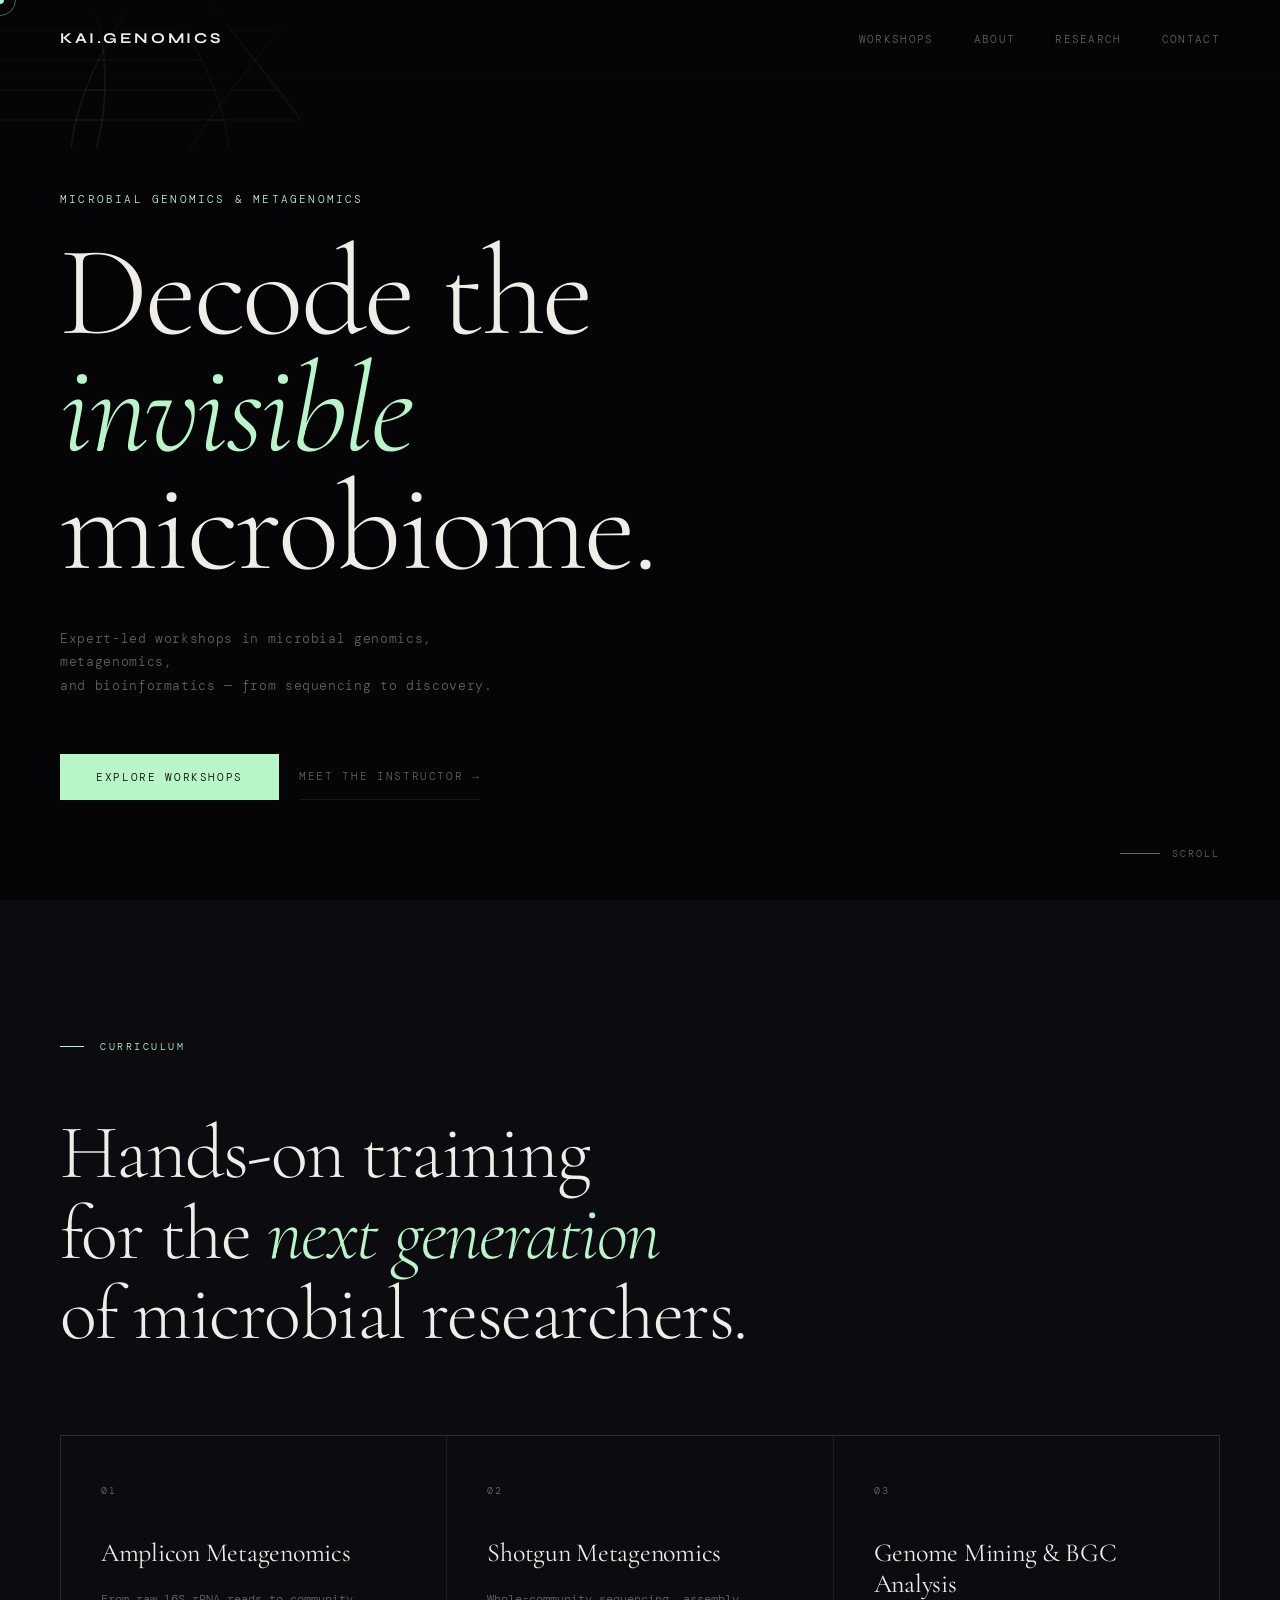
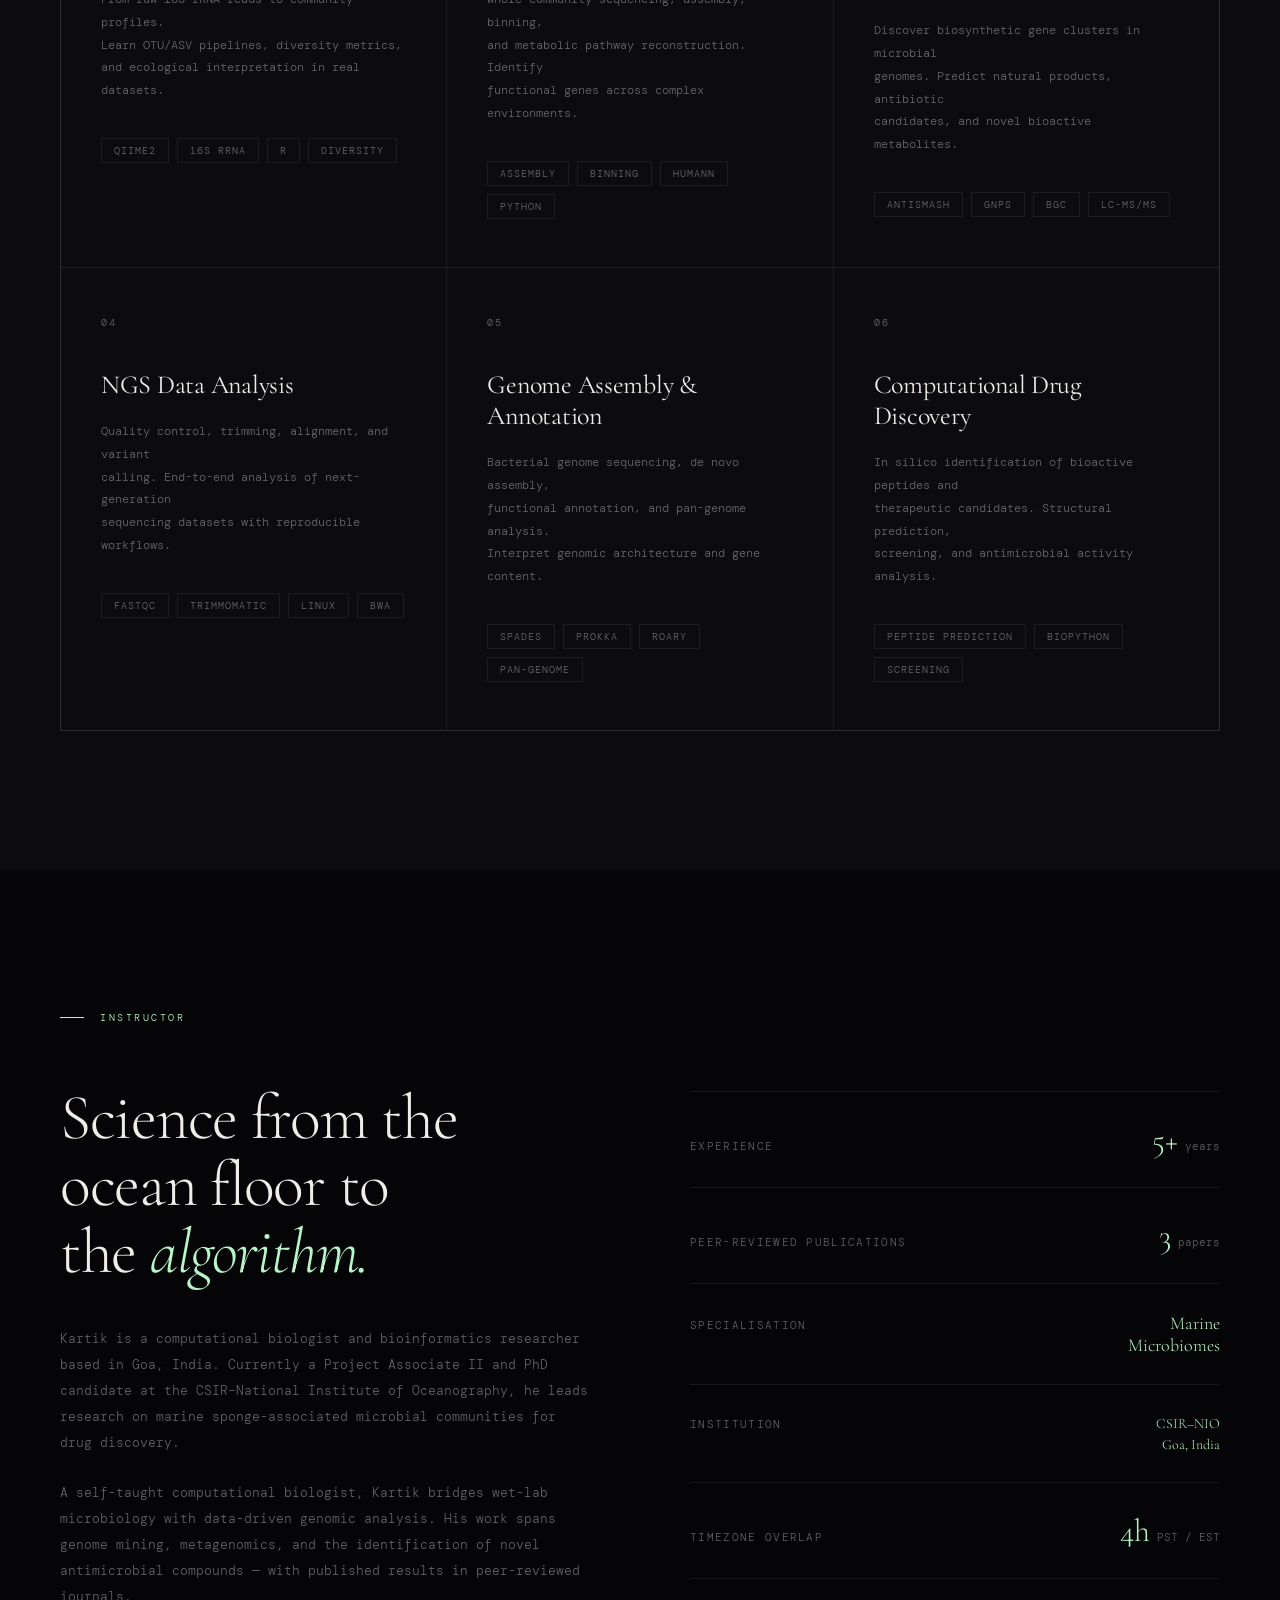
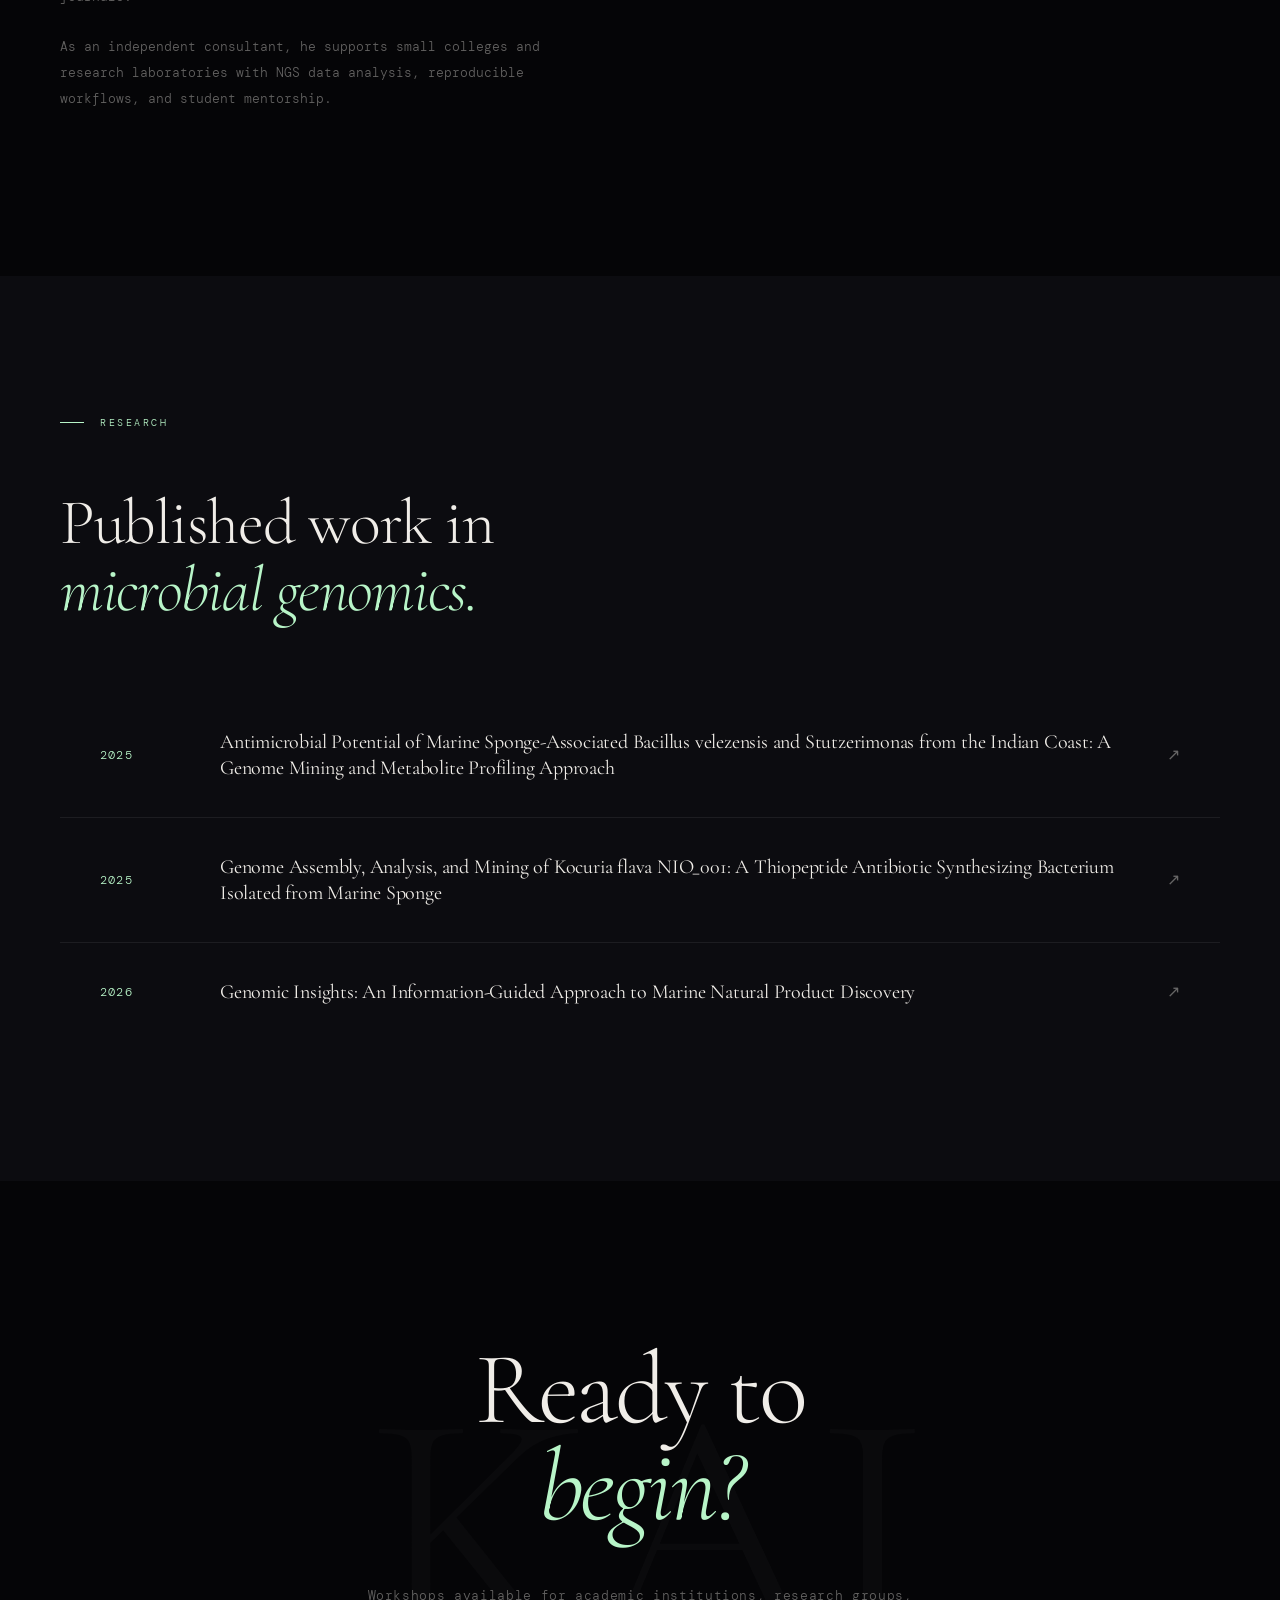
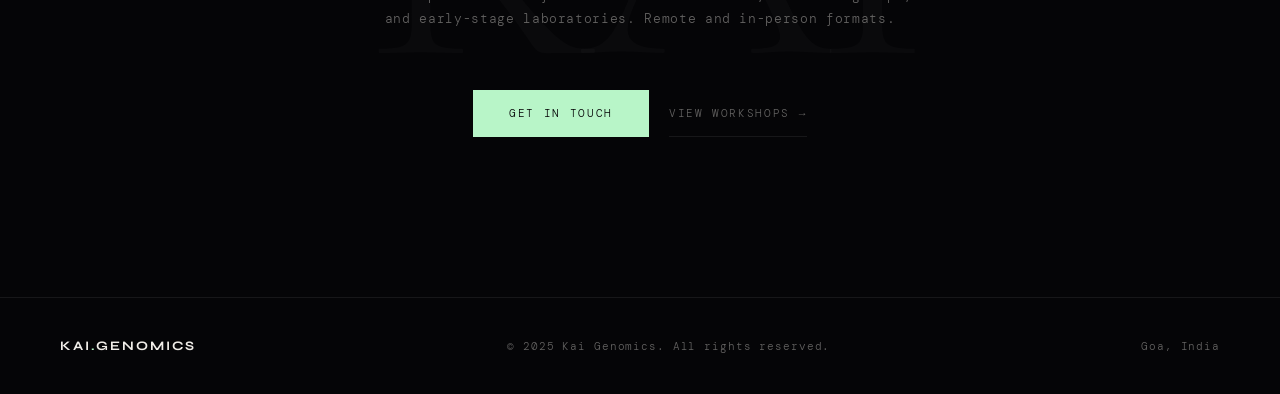
<file: index.html.html>
<!DOCTYPE html>
<html lang="en">
<head>
<meta charset="UTF-8" />
<meta name="viewport" content="width=device-width, initial-scale=1.0" />
<title>Kai Genomics</title>
<link rel="preconnect" href="https://fonts.googleapis.com" />
<link rel="preconnect" href="https://fonts.gstatic.com" crossorigin />
<link href="https://fonts.googleapis.com/css2?family=Cormorant+Garamond:ital,wght@0,300;0,400;0,600;1,300;1,400&family=DM+Mono:wght@300;400;500&family=Syne:wght@300;400;600;700;800&display=swap" rel="stylesheet" />
<style>
  *, *::before, *::after { box-sizing: border-box; margin: 0; padding: 0; }

  :root {
    --bg: #050507;
    --surface: #0c0c10;
    --border: rgba(255,255,255,0.07);
    --text: #f0ede8;
    --muted: rgba(240,237,232,0.4);
    --accent: #b8f5c8;
    --accent2: #7de8b0;
    --mono: 'DM Mono', monospace;
    --display: 'Cormorant Garamond', serif;
    --sans: 'Syne', sans-serif;
  }

  html { scroll-behavior: smooth; }

  body {
    background: var(--bg);
    color: var(--text);
    font-family: var(--sans);
    font-weight: 300;
    overflow-x: hidden;
    cursor: none;
  }

  /* Custom cursor */
  .cursor {
    width: 8px; height: 8px;
    background: var(--accent);
    border-radius: 50%;
    position: fixed;
    top: 0; left: 0;
    pointer-events: none;
    z-index: 9999;
    transform: translate(-50%, -50%);
    transition: transform 0.1s ease, width 0.2s ease, height 0.2s ease, background 0.2s ease;
    mix-blend-mode: difference;
  }
  .cursor-ring {
    width: 32px; height: 32px;
    border: 1px solid rgba(184,245,200,0.4);
    border-radius: 50%;
    position: fixed;
    top: 0; left: 0;
    pointer-events: none;
    z-index: 9998;
    transform: translate(-50%, -50%);
    transition: transform 0.35s cubic-bezier(0.23,1,0.32,1), width 0.3s ease, height 0.3s ease;
  }
  body:hover .cursor { opacity: 1; }

  /* ─── NAV ─── */
  nav {
    position: fixed;
    top: 0; left: 0; right: 0;
    z-index: 100;
    display: flex;
    justify-content: space-between;
    align-items: center;
    padding: 28px 60px;
    mix-blend-mode: normal;
  }
  nav::before {
    content: '';
    position: absolute;
    inset: 0;
    background: linear-gradient(to bottom, rgba(5,5,7,0.9) 0%, transparent 100%);
    pointer-events: none;
  }
  .nav-logo {
    font-family: var(--sans);
    font-weight: 700;
    font-size: 15px;
    letter-spacing: 0.18em;
    text-transform: uppercase;
    color: var(--text);
    text-decoration: none;
    position: relative;
    z-index: 1;
  }
  .nav-logo span { color: var(--accent); }
  .nav-links {
    display: flex;
    gap: 40px;
    list-style: none;
    position: relative;
    z-index: 1;
  }
  .nav-links a {
    font-family: var(--mono);
    font-size: 11px;
    letter-spacing: 0.12em;
    text-transform: uppercase;
    color: var(--muted);
    text-decoration: none;
    transition: color 0.3s ease;
  }
  .nav-links a:hover { color: var(--text); }

  /* ─── HERO ─── */
  #hero {
    min-height: 100vh;
    display: flex;
    flex-direction: column;
    justify-content: flex-end;
    padding: 0 60px 100px;
    position: relative;
    overflow: hidden;
  }

  /* DNA strand background */
  .dna-canvas {
    position: absolute;
    inset: 0;
    z-index: 0;
  }

  .hero-eyebrow {
    font-family: var(--mono);
    font-size: 11px;
    letter-spacing: 0.2em;
    text-transform: uppercase;
    color: var(--accent);
    margin-bottom: 28px;
    opacity: 0;
    animation: fadeUp 1s 0.3s forwards;
  }

  .hero-title {
    font-family: var(--display);
    font-size: clamp(60px, 10vw, 140px);
    font-weight: 300;
    line-height: 0.92;
    letter-spacing: -0.02em;
    max-width: 900px;
    opacity: 0;
    animation: fadeUp 1.1s 0.5s forwards;
    position: relative;
    z-index: 1;
  }
  .hero-title em {
    font-style: italic;
    color: var(--accent);
  }

  .hero-sub {
    font-family: var(--mono);
    font-size: 13px;
    color: var(--muted);
    letter-spacing: 0.05em;
    margin-top: 40px;
    max-width: 460px;
    line-height: 1.8;
    opacity: 0;
    animation: fadeUp 1.1s 0.8s forwards;
    position: relative;
    z-index: 1;
  }

  .hero-cta {
    margin-top: 56px;
    display: flex;
    gap: 20px;
    align-items: center;
    opacity: 0;
    animation: fadeUp 1.1s 1s forwards;
    position: relative;
    z-index: 1;
  }
  .btn-primary {
    background: var(--accent);
    color: #050507;
    font-family: var(--mono);
    font-size: 11px;
    letter-spacing: 0.15em;
    text-transform: uppercase;
    padding: 16px 36px;
    border: none;
    cursor: none;
    text-decoration: none;
    transition: background 0.3s ease, transform 0.2s ease;
    display: inline-block;
  }
  .btn-primary:hover {
    background: var(--accent2);
    transform: translateY(-2px);
  }
  .btn-ghost {
    font-family: var(--mono);
    font-size: 11px;
    letter-spacing: 0.15em;
    text-transform: uppercase;
    color: var(--muted);
    text-decoration: none;
    padding: 16px 0;
    border-bottom: 1px solid var(--border);
    transition: color 0.3s ease, border-color 0.3s ease;
    display: inline-block;
  }
  .btn-ghost:hover {
    color: var(--text);
    border-color: rgba(255,255,255,0.3);
  }

  .hero-scroll-hint {
    position: absolute;
    bottom: 40px;
    right: 60px;
    font-family: var(--mono);
    font-size: 10px;
    letter-spacing: 0.2em;
    text-transform: uppercase;
    color: var(--muted);
    display: flex;
    align-items: center;
    gap: 12px;
    opacity: 0;
    animation: fadeUp 1s 1.4s forwards;
    z-index: 1;
  }
  .scroll-line {
    width: 40px;
    height: 1px;
    background: var(--muted);
    position: relative;
    overflow: hidden;
  }
  .scroll-line::after {
    content: '';
    position: absolute;
    top: 0; left: -100%;
    width: 100%; height: 100%;
    background: var(--accent);
    animation: lineSlide 2s 1.8s infinite;
  }

  /* ─── SECTIONS ─── */
  section {
    padding: 140px 60px;
    position: relative;
  }

  .section-label {
    font-family: var(--mono);
    font-size: 10px;
    letter-spacing: 0.25em;
    text-transform: uppercase;
    color: var(--accent);
    margin-bottom: 60px;
    display: flex;
    align-items: center;
    gap: 16px;
  }
  .section-label::before {
    content: '';
    width: 24px;
    height: 1px;
    background: var(--accent);
  }

  /* ─── WORKSHOPS ─── */
  #workshops { background: var(--surface); }

  .workshops-headline {
    font-family: var(--display);
    font-size: clamp(40px, 6vw, 80px);
    font-weight: 300;
    line-height: 1.05;
    letter-spacing: -0.02em;
    max-width: 700px;
    margin-bottom: 80px;
  }
  .workshops-headline em { font-style: italic; color: var(--accent); }

  .workshops-grid {
    display: grid;
    grid-template-columns: repeat(3, 1fr);
    gap: 1px;
    background: var(--border);
    border: 1px solid var(--border);
  }

  .workshop-card {
    background: var(--surface);
    padding: 48px 40px;
    position: relative;
    transition: background 0.4s ease;
    overflow: hidden;
  }
  .workshop-card::before {
    content: '';
    position: absolute;
    bottom: 0; left: 0;
    width: 0; height: 1px;
    background: var(--accent);
    transition: width 0.5s cubic-bezier(0.23,1,0.32,1);
  }
  .workshop-card:hover { background: #111116; }
  .workshop-card:hover::before { width: 100%; }

  .card-number {
    font-family: var(--mono);
    font-size: 10px;
    letter-spacing: 0.2em;
    color: var(--muted);
    margin-bottom: 40px;
  }

  .card-title {
    font-family: var(--display);
    font-size: 26px;
    font-weight: 400;
    line-height: 1.2;
    letter-spacing: -0.01em;
    margin-bottom: 20px;
  }

  .card-desc {
    font-family: var(--mono);
    font-size: 12px;
    line-height: 1.9;
    color: var(--muted);
    margin-bottom: 36px;
  }

  .card-tags {
    display: flex;
    flex-wrap: wrap;
    gap: 8px;
  }
  .tag {
    font-family: var(--mono);
    font-size: 10px;
    letter-spacing: 0.1em;
    text-transform: uppercase;
    border: 1px solid var(--border);
    padding: 5px 12px;
    color: var(--muted);
    transition: border-color 0.3s, color 0.3s;
  }
  .workshop-card:hover .tag {
    border-color: rgba(184,245,200,0.25);
    color: var(--accent);
  }

  /* ─── ABOUT ─── */
  #about {
    display: grid;
    grid-template-columns: 1fr 1fr;
    gap: 100px;
    align-items: start;
  }

  .about-left {}

  .about-headline {
    font-family: var(--display);
    font-size: clamp(36px, 5vw, 70px);
    font-weight: 300;
    line-height: 1.05;
    letter-spacing: -0.02em;
    margin-bottom: 40px;
  }
  .about-headline em { font-style: italic; color: var(--accent); }

  .about-bio {
    font-family: var(--mono);
    font-size: 13px;
    line-height: 2;
    color: var(--muted);
    margin-bottom: 24px;
  }

  .about-right { padding-top: 80px; }

  .stat-row {
    border-top: 1px solid var(--border);
    padding: 28px 0;
    display: flex;
    justify-content: space-between;
    align-items: baseline;
  }
  .stat-row:last-child { border-bottom: 1px solid var(--border); }
  .stat-label {
    font-family: var(--mono);
    font-size: 11px;
    letter-spacing: 0.12em;
    text-transform: uppercase;
    color: var(--muted);
  }
  .stat-value {
    font-family: var(--display);
    font-size: 32px;
    font-weight: 300;
    letter-spacing: -0.02em;
    color: var(--accent);
  }
  .stat-unit {
    font-family: var(--mono);
    font-size: 11px;
    color: var(--muted);
    margin-left: 8px;
  }

  /* ─── PUBLICATIONS ─── */
  #publications { background: var(--surface); }

  .pub-headline {
    font-family: var(--display);
    font-size: clamp(36px, 5vw, 68px);
    font-weight: 300;
    letter-spacing: -0.02em;
    line-height: 1.05;
    margin-bottom: 70px;
    max-width: 600px;
  }
  .pub-headline em { font-style: italic; color: var(--accent); }

  .pub-list { display: flex; flex-direction: column; gap: 1px; background: var(--border); }

  .pub-item {
    background: var(--surface);
    padding: 36px 40px;
    display: grid;
    grid-template-columns: 80px 1fr auto;
    gap: 40px;
    align-items: center;
    transition: background 0.3s ease;
    text-decoration: none;
    color: inherit;
  }
  .pub-item:hover { background: #111116; }

  .pub-year {
    font-family: var(--mono);
    font-size: 12px;
    color: var(--accent);
    letter-spacing: 0.1em;
  }
  .pub-title {
    font-family: var(--display);
    font-size: 20px;
    font-weight: 400;
    line-height: 1.3;
    letter-spacing: -0.01em;
  }
  .pub-arrow {
    font-family: var(--mono);
    font-size: 16px;
    color: var(--muted);
    transition: color 0.3s ease, transform 0.3s ease;
    display: inline-block;
  }
  .pub-item:hover .pub-arrow {
    color: var(--accent);
    transform: translate(4px, -4px);
  }

  /* ─── CONTACT ─── */
  #contact {
    text-align: center;
    padding: 160px 60px;
    position: relative;
    overflow: hidden;
  }
  #contact::before {
    content: 'KAI';
    position: absolute;
    font-family: var(--display);
    font-size: 28vw;
    font-weight: 300;
    color: rgba(255,255,255,0.018);
    top: 50%;
    left: 50%;
    transform: translate(-50%, -50%);
    pointer-events: none;
    letter-spacing: -0.05em;
    white-space: nowrap;
  }

  .contact-headline {
    font-family: var(--display);
    font-size: clamp(50px, 8vw, 110px);
    font-weight: 300;
    letter-spacing: -0.03em;
    line-height: 0.95;
    margin-bottom: 48px;
    position: relative;
    z-index: 1;
  }
  .contact-headline em { font-style: italic; color: var(--accent); }

  .contact-sub {
    font-family: var(--mono);
    font-size: 13px;
    color: var(--muted);
    letter-spacing: 0.05em;
    line-height: 1.8;
    margin-bottom: 60px;
    position: relative;
    z-index: 1;
  }

  .contact-cta {
    display: inline-flex;
    gap: 20px;
    position: relative;
    z-index: 1;
  }

  /* ─── FOOTER ─── */
  footer {
    border-top: 1px solid var(--border);
    padding: 40px 60px;
    display: flex;
    justify-content: space-between;
    align-items: center;
  }
  .footer-logo {
    font-family: var(--sans);
    font-weight: 700;
    font-size: 13px;
    letter-spacing: 0.15em;
    text-transform: uppercase;
  }
  .footer-logo span { color: var(--accent); }
  .footer-copy {
    font-family: var(--mono);
    font-size: 11px;
    color: var(--muted);
    letter-spacing: 0.08em;
  }
  .footer-location {
    font-family: var(--mono);
    font-size: 11px;
    color: var(--muted);
    letter-spacing: 0.08em;
  }

  /* ─── ANIMATIONS ─── */
  @keyframes fadeUp {
    from { opacity: 0; transform: translateY(30px); }
    to   { opacity: 1; transform: translateY(0); }
  }
  @keyframes lineSlide {
    0%   { left: -100%; }
    50%  { left: 100%; }
    100% { left: 100%; }
  }

  /* Scroll reveals */
  .reveal {
    opacity: 0;
    transform: translateY(40px);
    transition: opacity 0.9s cubic-bezier(0.23,1,0.32,1), transform 0.9s cubic-bezier(0.23,1,0.32,1);
  }
  .reveal.visible {
    opacity: 1;
    transform: translateY(0);
  }
  .reveal-delay-1 { transition-delay: 0.1s; }
  .reveal-delay-2 { transition-delay: 0.2s; }
  .reveal-delay-3 { transition-delay: 0.3s; }
  .reveal-delay-4 { transition-delay: 0.4s; }
  .reveal-delay-5 { transition-delay: 0.5s; }

  @media (max-width: 900px) {
    nav { padding: 24px 28px; }
    .nav-links { display: none; }
    #hero, section { padding-left: 28px; padding-right: 28px; }
    #about { grid-template-columns: 1fr; gap: 60px; }
    .workshops-grid { grid-template-columns: 1fr; }
    .pub-item { grid-template-columns: 60px 1fr auto; gap: 20px; }
    footer { flex-direction: column; gap: 16px; text-align: center; }
  }
</style>
</head>
<body>

<div class="cursor" id="cursor"></div>
<div class="cursor-ring" id="cursorRing"></div>

<!-- NAV -->
<nav>
  <a href="#" class="nav-logo">KAI<span>.</span>GENOMICS</a>
  <ul class="nav-links">
    <li><a href="#workshops">Workshops</a></li>
    <li><a href="#about">About</a></li>
    <li><a href="#publications">Research</a></li>
    <li><a href="#contact">Contact</a></li>
  </ul>
</nav>

<!-- HERO -->
<section id="hero">
  <canvas class="dna-canvas" id="dnaCanvas"></canvas>

  <p class="hero-eyebrow">Microbial Genomics &amp; Metagenomics</p>
  <h1 class="hero-title">
    Decode the<br /><em>invisible</em><br />microbiome.
  </h1>
  <p class="hero-sub">
    Expert-led workshops in microbial genomics, metagenomics,<br />
    and bioinformatics — from sequencing to discovery.
  </p>
  <div class="hero-cta">
    <a href="#workshops" class="btn-primary">Explore Workshops</a>
    <a href="#about" class="btn-ghost">Meet the Instructor →</a>
  </div>
  <div class="hero-scroll-hint">
    <div class="scroll-line"></div>
    Scroll
  </div>
</section>

<!-- WORKSHOPS -->
<section id="workshops">
  <div class="section-label reveal">Curriculum</div>
  <h2 class="workshops-headline reveal reveal-delay-1">
    Hands-on training<br />for the <em>next generation</em><br />of microbial researchers.
  </h2>

  <div class="workshops-grid">
    <div class="workshop-card reveal reveal-delay-1">
      <p class="card-number">01</p>
      <h3 class="card-title">Amplicon Metagenomics</h3>
      <p class="card-desc">
        From raw 16S rRNA reads to community profiles.<br />
        Learn OTU/ASV pipelines, diversity metrics,<br />
        and ecological interpretation in real datasets.
      </p>
      <div class="card-tags">
        <span class="tag">QIIME2</span>
        <span class="tag">16S rRNA</span>
        <span class="tag">R</span>
        <span class="tag">Diversity</span>
      </div>
    </div>

    <div class="workshop-card reveal reveal-delay-2">
      <p class="card-number">02</p>
      <h3 class="card-title">Shotgun Metagenomics</h3>
      <p class="card-desc">
        Whole-community sequencing, assembly, binning,<br />
        and metabolic pathway reconstruction. Identify<br />
        functional genes across complex environments.
      </p>
      <div class="card-tags">
        <span class="tag">Assembly</span>
        <span class="tag">Binning</span>
        <span class="tag">HUMAnN</span>
        <span class="tag">Python</span>
      </div>
    </div>

    <div class="workshop-card reveal reveal-delay-3">
      <p class="card-number">03</p>
      <h3 class="card-title">Genome Mining &amp; BGC Analysis</h3>
      <p class="card-desc">
        Discover biosynthetic gene clusters in microbial<br />
        genomes. Predict natural products, antibiotic<br />
        candidates, and novel bioactive metabolites.
      </p>
      <div class="card-tags">
        <span class="tag">antiSMASH</span>
        <span class="tag">GNPS</span>
        <span class="tag">BGC</span>
        <span class="tag">LC-MS/MS</span>
      </div>
    </div>

    <div class="workshop-card reveal reveal-delay-1">
      <p class="card-number">04</p>
      <h3 class="card-title">NGS Data Analysis</h3>
      <p class="card-desc">
        Quality control, trimming, alignment, and variant<br />
        calling. End-to-end analysis of next-generation<br />
        sequencing datasets with reproducible workflows.
      </p>
      <div class="card-tags">
        <span class="tag">FastQC</span>
        <span class="tag">Trimmomatic</span>
        <span class="tag">Linux</span>
        <span class="tag">BWA</span>
      </div>
    </div>

    <div class="workshop-card reveal reveal-delay-2">
      <p class="card-number">05</p>
      <h3 class="card-title">Genome Assembly &amp; Annotation</h3>
      <p class="card-desc">
        Bacterial genome sequencing, de novo assembly,<br />
        functional annotation, and pan-genome analysis.<br />
        Interpret genomic architecture and gene content.
      </p>
      <div class="card-tags">
        <span class="tag">SPAdes</span>
        <span class="tag">Prokka</span>
        <span class="tag">Roary</span>
        <span class="tag">Pan-genome</span>
      </div>
    </div>

    <div class="workshop-card reveal reveal-delay-3">
      <p class="card-number">06</p>
      <h3 class="card-title">Computational Drug Discovery</h3>
      <p class="card-desc">
        In silico identification of bioactive peptides and<br />
        therapeutic candidates. Structural prediction,<br />
        screening, and antimicrobial activity analysis.
      </p>
      <div class="card-tags">
        <span class="tag">Peptide Prediction</span>
        <span class="tag">Biopython</span>
        <span class="tag">Screening</span>
      </div>
    </div>
  </div>
</section>

<!-- ABOUT -->
<section id="about">
  <div class="about-left">
    <div class="section-label reveal">Instructor</div>
    <h2 class="about-headline reveal reveal-delay-1">
      Science from the<br />ocean floor to<br />the <em>algorithm.</em>
    </h2>
    <p class="about-bio reveal reveal-delay-2">
      Kartik is a computational biologist and bioinformatics researcher based in Goa, India.
      Currently a Project Associate II and PhD candidate at the CSIR–National Institute of
      Oceanography, he leads research on marine sponge-associated microbial communities
      for drug discovery.
    </p>
    <p class="about-bio reveal reveal-delay-3">
      A self-taught computational biologist, Kartik bridges wet-lab microbiology with
      data-driven genomic analysis. His work spans genome mining, metagenomics, and the
      identification of novel antimicrobial compounds — with published results in
      peer-reviewed journals.
    </p>
    <p class="about-bio reveal reveal-delay-4">
      As an independent consultant, he supports small colleges and research laboratories
      with NGS data analysis, reproducible workflows, and student mentorship.
    </p>
  </div>

  <div class="about-right">
    <div class="stat-row reveal">
      <span class="stat-label">Experience</span>
      <div><span class="stat-value">5+</span><span class="stat-unit">years</span></div>
    </div>
    <div class="stat-row reveal reveal-delay-1">
      <span class="stat-label">Peer-reviewed publications</span>
      <div><span class="stat-value">3</span><span class="stat-unit">papers</span></div>
    </div>
    <div class="stat-row reveal reveal-delay-2">
      <span class="stat-label">Specialisation</span>
      <div style="text-align:right">
        <span class="stat-value" style="font-size:18px; letter-spacing:0">Marine<br/>Microbiomes</span>
      </div>
    </div>
    <div class="stat-row reveal reveal-delay-3">
      <span class="stat-label">Institution</span>
      <div style="text-align:right">
        <span class="stat-value" style="font-size:14px; letter-spacing:0; line-height:1.4">CSIR–NIO<br/>Goa, India</span>
      </div>
    </div>
    <div class="stat-row reveal reveal-delay-4">
      <span class="stat-label">Timezone overlap</span>
      <div><span class="stat-value">4h</span><span class="stat-unit">PST / EST</span></div>
    </div>
  </div>
</section>

<!-- PUBLICATIONS -->
<section id="publications">
  <div class="section-label reveal">Research</div>
  <h2 class="pub-headline reveal reveal-delay-1">
    Published work in<br /><em>microbial genomics.</em>
  </h2>

  <div class="pub-list">
    <a href="https://link.springer.com/article/10.1007/s00284-025-04262-6" target="_blank" class="pub-item reveal">
      <span class="pub-year">2025</span>
      <span class="pub-title">Antimicrobial Potential of Marine Sponge-Associated Bacillus velezensis and Stutzerimonas from the Indian Coast: A Genome Mining and Metabolite Profiling Approach</span>
      <span class="pub-arrow">↗</span>
    </a>
    <a href="https://cdnsciencepub.com/doi/10.1139/gen-2024-0162" target="_blank" class="pub-item reveal reveal-delay-1">
      <span class="pub-year">2025</span>
      <span class="pub-title">Genome Assembly, Analysis, and Mining of Kocuria flava NIO_001: A Thiopeptide Antibiotic Synthesizing Bacterium Isolated from Marine Sponge</span>
      <span class="pub-arrow">↗</span>
    </a>
    <a href="https://www.sciencedirect.com/science/chapter/editedvolume/abs/pii/B9780443267710000035" target="_blank" class="pub-item reveal reveal-delay-2">
      <span class="pub-year">2026</span>
      <span class="pub-title">Genomic Insights: An Information-Guided Approach to Marine Natural Product Discovery</span>
      <span class="pub-arrow">↗</span>
    </a>
  </div>
</section>

<!-- CONTACT -->
<section id="contact">
  <h2 class="contact-headline reveal">
    Ready to<br /><em>begin?</em>
  </h2>
  <p class="contact-sub reveal reveal-delay-1">
    Workshops available for academic institutions, research groups,<br />
    and early-stage laboratories. Remote and in-person formats.
  </p>
  <div class="contact-cta reveal reveal-delay-2">
    <a href="mailto:hello@kaigenomics.com" class="btn-primary">Get in Touch</a>
    <a href="#workshops" class="btn-ghost">View Workshops →</a>
  </div>
</section>

<!-- FOOTER -->
<footer>
  <div class="footer-logo">KAI<span>.</span>GENOMICS</div>
  <div class="footer-copy">© 2025 Kai Genomics. All rights reserved.</div>
  <div class="footer-location">Goa, India</div>
</footer>

<script>
  /* ── Cursor ── */
  const cursor = document.getElementById('cursor');
  const ring   = document.getElementById('cursorRing');
  let mx = 0, my = 0, rx = 0, ry = 0;

  document.addEventListener('mousemove', e => {
    mx = e.clientX; my = e.clientY;
    cursor.style.left = mx + 'px';
    cursor.style.top  = my + 'px';
  });

  function animateRing() {
    rx += (mx - rx) * 0.12;
    ry += (my - ry) * 0.12;
    ring.style.left = rx + 'px';
    ring.style.top  = ry + 'px';
    requestAnimationFrame(animateRing);
  }
  animateRing();

  document.querySelectorAll('a, button').forEach(el => {
    el.addEventListener('mouseenter', () => {
      cursor.style.width  = '14px';
      cursor.style.height = '14px';
      ring.style.width    = '50px';
      ring.style.height   = '50px';
    });
    el.addEventListener('mouseleave', () => {
      cursor.style.width  = '8px';
      cursor.style.height = '8px';
      ring.style.width    = '32px';
      ring.style.height   = '32px';
    });
  });

  /* ── DNA Canvas ── */
  const canvas = document.getElementById('dnaCanvas');
  const ctx    = canvas.getContext('2d');
  let W, H, t = 0;

  function resize() {
    W = canvas.width  = canvas.offsetWidth;
    H = canvas.height = canvas.offsetHeight;
  }
  window.addEventListener('resize', resize);
  resize();

  function drawDNA() {
    ctx.clearRect(0, 0, W, H);
    const strands = 3;
    for (let s = 0; s < strands; s++) {
      const xBase = W * (0.15 + s * 0.35);
      const amplitude = 60 + s * 20;
      const freq = 0.008;
      const speed = 0.4 + s * 0.15;
      const phase = (s * Math.PI * 2) / strands;

      for (let y = 0; y < H; y += 2) {
        const x1 = xBase + Math.sin(y * freq + t * speed + phase) * amplitude;
        const x2 = xBase + Math.sin(y * freq + t * speed + phase + Math.PI) * amplitude;
        const alpha = 0.06 + 0.03 * Math.abs(Math.sin(y * freq + t * speed));

        ctx.beginPath();
        ctx.arc(x1, y, 1, 0, Math.PI * 2);
        ctx.fillStyle = `rgba(184,245,200,${alpha})`;
        ctx.fill();

        ctx.beginPath();
        ctx.arc(x2, y, 1, 0, Math.PI * 2);
        ctx.fillStyle = `rgba(184,245,200,${alpha * 0.6})`;
        ctx.fill();

        // Cross-links every ~30px
        if (y % 30 < 2) {
          ctx.beginPath();
          ctx.moveTo(x1, y);
          ctx.lineTo(x2, y);
          ctx.strokeStyle = `rgba(184,245,200,${alpha * 1.5})`;
          ctx.lineWidth = 0.5;
          ctx.stroke();
        }
      }
    }
    t += 0.02;
    requestAnimationFrame(drawDNA);
  }
  drawDNA();

  /* ── Scroll Reveals ── */
  const reveals = document.querySelectorAll('.reveal');
  const observer = new IntersectionObserver(entries => {
    entries.forEach(e => {
      if (e.isIntersecting) {
        e.target.classList.add('visible');
        observer.unobserve(e.target);
      }
    });
  }, { threshold: 0.1, rootMargin: '0px 0px -40px 0px' });
  reveals.forEach(el => observer.observe(el));
</script>
</body>
</html>
</file>
